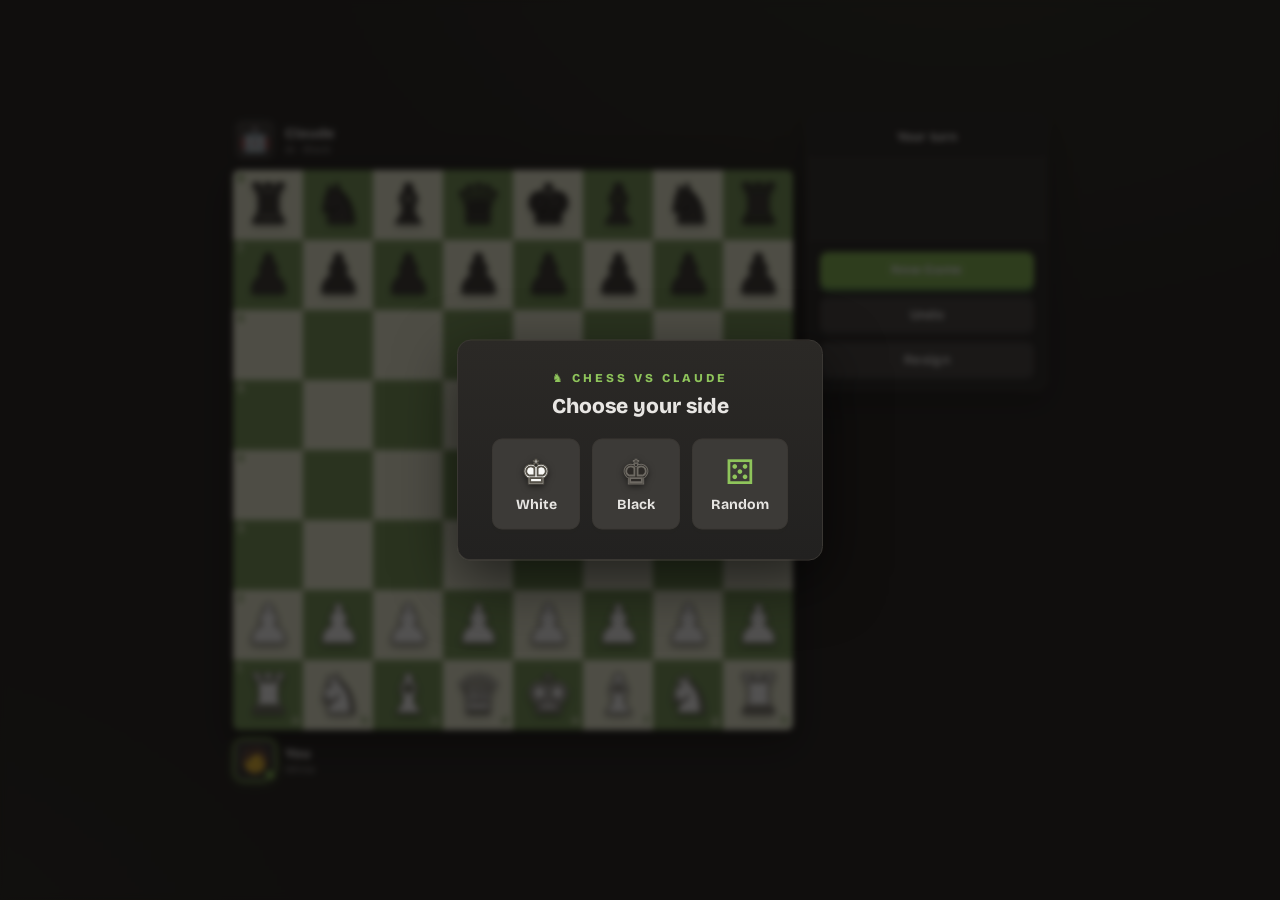
<file: index.html>
<!DOCTYPE html>
<html lang="en">
<head>
<meta charset="UTF-8">
<meta name="viewport" content="width=device-width, initial-scale=1.0, viewport-fit=cover">
<meta name="theme-color" content="#262421">
<meta name="apple-mobile-web-app-capable" content="yes">
<meta name="mobile-web-app-capable" content="yes">
<title>Chess vs Claude</title>
<link rel="preconnect" href="https://fonts.googleapis.com">
<link rel="preconnect" href="https://fonts.gstatic.com" crossorigin>
<link href="https://fonts.googleapis.com/css2?family=Bricolage+Grotesque:opsz,wght@12..96,400..800&display=swap" rel="stylesheet">
<style>
*{box-sizing:border-box;margin:0;padding:0;}
:root{
  --sq:70px;
  --bg:#1c1a17;--panel:#262522;--panel-2:#1f1e1b;--line:#3a3733;
  --txt:#e8e6e3;--mut:#94928f;
  --green:#81b64c;--green-edge:#45753c;--green-hi:#8fc55b;
  --lt:#ebecd0;--dk:#739552;--hl-lt:#f5f682;--hl-dk:#b9ca43;
}
body{
  background:
    radial-gradient(1100px 700px at 75% -10%,rgba(129,182,76,.08),transparent 60%),
    radial-gradient(900px 600px at -15% 110%,rgba(129,182,76,.05),transparent 60%),
    var(--bg);
  font-family:'Bricolage Grotesque','Segoe UI',system-ui,sans-serif;
  display:flex;justify-content:center;align-items:center;
  min-height:100vh;padding:20px;color:var(--mut);
  -webkit-tap-highlight-color:transparent;touch-action:manipulation;
}
#wrap{display:flex;gap:14px;align-items:flex-start;animation:rise .5s cubic-bezier(.2,.8,.3,1) both;}
@keyframes rise{from{opacity:0;transform:translateY(12px);}}

/* ─── Player panels ─── */
.pnl{padding:6px 2px;display:flex;align-items:center;gap:10px;width:calc(var(--sq)*8);}
.ava{width:40px;height:40px;border-radius:8px;display:flex;align-items:center;justify-content:center;font-size:24px;flex-shrink:0;
  background:linear-gradient(145deg,#3a3733,#2b2926);border:1px solid var(--line);
  box-shadow:0 2px 6px rgba(0,0,0,.35);position:relative;transition:box-shadow .25s;}
.ava::after{content:'';position:absolute;right:-3px;bottom:-3px;width:10px;height:10px;border-radius:50%;
  background:var(--green);border:2px solid var(--bg);opacity:0;transform:scale(.5);transition:opacity .2s,transform .2s;}
.pnl.act .ava{box-shadow:0 0 0 2px var(--green),0 2px 12px rgba(129,182,76,.35);}
.pnl.act .ava::after{opacity:1;transform:scale(1);}
.pname{font-size:14px;font-weight:700;color:var(--txt);letter-spacing:.2px;}
.psub{font-size:11px;color:var(--mut);margin-top:1px;}
.mat{margin-left:auto;font-size:18px;letter-spacing:1px;display:flex;align-items:center;gap:1px;}
.mat .pc{-webkit-text-stroke-width:.8px;filter:none;}
.mat-adv{font-size:11px;color:#cfcdc9;margin-left:4px;font-weight:800;}

/* ─── Board ─── */
#bwrap{display:flex;flex-direction:column;gap:4px;}
#board{display:grid;grid-template-columns:repeat(8,var(--sq));grid-template-rows:repeat(8,var(--sq));
  border-radius:6px;overflow:hidden;
  box-shadow:0 14px 40px rgba(0,0,0,.55),0 3px 10px rgba(0,0,0,.45);}
.sq{width:var(--sq);height:var(--sq);display:flex;align-items:center;justify-content:center;position:relative;cursor:pointer;user-select:none;-webkit-user-select:none;}
.sq.own{cursor:grab;}
.sq.lt{background:var(--lt);}.sq.dk{background:var(--dk);}
.sq.slt,.sq.mlt{background:var(--hl-lt);}
.sq.sdk,.sq.mdk{background:var(--hl-dk);}
.sq.ck::before{content:'';position:absolute;inset:0;z-index:1;
  background:radial-gradient(circle,rgba(255,70,70,.9) 12%,rgba(220,40,40,.5) 42%,transparent 68%);
  animation:ckpulse 1.1s ease-in-out infinite;}
@keyframes ckpulse{50%{opacity:.5;}}

/* ─── Pieces (filled glyphs both sides, colored via CSS = solid chess.com look) ─── */
.pc{display:block;font-size:calc(var(--sq)*0.78);line-height:1;position:relative;z-index:2;pointer-events:none;will-change:transform;}
.pc.pw{color:#f9f9f7;-webkit-text-stroke:1.3px #565249;filter:drop-shadow(0 3px 3px rgba(0,0,0,.4));}
.pc.pb{color:#322f2b;-webkit-text-stroke:1.3px #1b1916;filter:drop-shadow(0 3px 3px rgba(0,0,0,.35));}
.pc.ghost{position:absolute;left:50%;top:50%;z-index:1;animation:squish .28s ease-out forwards;}
@keyframes squish{
  from{transform:translate(-50%,-50%) scale(1);opacity:.9;}
  to{transform:translate(-50%,-50%) scale(.3);opacity:0;}
}
@keyframes drop{from{opacity:0;transform:translateY(calc(var(--sq)*-.25)) scale(.7);}}

/* ─── Move hints ─── */
.sq.vm::after{content:'';position:absolute;width:30%;height:30%;background:rgba(0,0,0,.16);border-radius:50%;z-index:3;pointer-events:none;transition:transform .12s,background .12s;}
.sq.vc::after{content:'';position:absolute;inset:0;background:radial-gradient(transparent 56%,rgba(0,0,0,.18) 57%);z-index:3;pointer-events:none;}
.co{position:absolute;font-size:calc(var(--sq)*0.17);font-weight:700;line-height:1;pointer-events:none;z-index:1;}
.co-r{top:3px;left:4px;}.co-f{bottom:3px;right:4px;}
.sq.lt .co{color:var(--dk);}.sq.dk .co{color:var(--lt);}

/* ─── Side panel ─── */
#side{width:240px;background:var(--panel);border:1px solid var(--line);border-radius:10px;display:flex;flex-direction:column;overflow:hidden;box-shadow:0 10px 30px rgba(0,0,0,.4);}
#sbar{padding:12px 14px;font-size:13px;font-weight:700;background:var(--panel-2);color:var(--txt);text-align:center;border-bottom:1px solid var(--line);min-height:44px;display:flex;align-items:center;justify-content:center;gap:8px;letter-spacing:.2px;}
#sbar.tk{color:#f0c75e;}#sbar.ck{color:#ff7b6b;}#sbar.go{color:var(--green-hi);font-size:14px;}
@keyframes spin{to{transform:rotate(360deg)}}
.spin{width:14px;height:14px;border:2px solid rgba(240,199,94,.25);border-top-color:#f0c75e;border-radius:50%;animation:spin .7s linear infinite;flex-shrink:0;}
#mwrap{flex:1;overflow-y:auto;padding:6px 0;min-height:80px;}
#mwrap::-webkit-scrollbar{width:4px;}#mwrap::-webkit-scrollbar-thumb{background:#4a4743;border-radius:2px;}
.mr{display:flex;align-items:stretch;font-size:13px;}
.mr:nth-child(even){background:rgba(255,255,255,.025);}
.mn{color:#6e6c69;width:30px;text-align:right;padding:3px 6px 3px 0;font-size:12px;flex-shrink:0;display:flex;align-items:center;justify-content:flex-end;}
.mh{padding:4px 8px;margin:1px 2px;border-radius:4px;cursor:default;transition:background .1s;flex:1;font-weight:600;}
.mh.mw{color:var(--txt);}.mh.mb{color:#b5b3af;}
.mh.cur{background:rgba(129,182,76,.22);color:#fff;}

/* ─── Buttons (chess.com 3D edge) ─── */
#btnrow{padding:12px;display:flex;flex-direction:column;gap:9px;border-top:1px solid var(--line);background:var(--panel-2);}
.btn{padding:10px;border:none;border-radius:8px;cursor:pointer;font-size:13px;font-weight:700;font-family:inherit;letter-spacing:.3px;width:100%;
  transition:filter .12s,transform .06s,box-shadow .06s;}
.btn-g{background:var(--green);color:#fff;box-shadow:0 4px 0 var(--green-edge);text-shadow:0 1px 0 rgba(0,0,0,.25);}
.btn-d{background:#3c3a37;color:var(--txt);box-shadow:0 4px 0 #232220;}
.btn:active{transform:translateY(3px);box-shadow:0 1px 0 rgba(0,0,0,.4);}

/* ─── Overlays / modals ─── */
#ov{display:none;position:fixed;inset:0;background:rgba(12,11,10,.7);backdrop-filter:blur(3px);-webkit-backdrop-filter:blur(3px);z-index:99;}
#pm{display:none;position:fixed;z-index:100;flex-direction:row;border-radius:10px;overflow:hidden;box-shadow:0 16px 50px rgba(0,0,0,.6);animation:pop .25s cubic-bezier(.2,.9,.3,1.3);}
.psq{width:var(--sq);height:var(--sq);display:flex;align-items:center;justify-content:center;cursor:pointer;font-size:calc(var(--sq)*0.78);transition:background .1s;}
.psq:nth-child(odd){background:var(--lt);}.psq:nth-child(even){background:var(--dk);}
.psq .pc{pointer-events:none;}
#menu{display:none;position:fixed;z-index:100;top:50%;left:50%;transform:translate(-50%,-50%);
  background:linear-gradient(180deg,#2b2926,#222120);border:1px solid var(--line);
  padding:30px 34px;border-radius:14px;box-shadow:0 20px 60px rgba(0,0,0,.6);text-align:center;
  animation:pop .35s cubic-bezier(.2,.9,.3,1.35);}
@keyframes pop{from{opacity:0;transform:translate(-50%,-50%) scale(.85);}}
#menu .brand{font-size:12px;font-weight:800;color:var(--green-hi);letter-spacing:3px;margin-bottom:8px;}
#menu h2{color:var(--txt);font-size:21px;margin-bottom:20px;font-weight:800;}
.mbtns{display:flex;gap:12px;}
.mbtns button{padding:16px 18px;border:1px solid var(--line);border-radius:10px;cursor:pointer;font-size:14px;font-weight:700;font-family:inherit;
  background:#3c3a37;color:var(--txt);box-shadow:0 4px 0 #232220;
  display:flex;flex-direction:column;align-items:center;gap:6px;min-width:88px;
  transition:background .15s,color .15s,transform .06s,box-shadow .06s;}
.mbtns button:active{transform:translateY(3px);box-shadow:0 1px 0 #232220;}
.mbtns button .ico{font-size:34px;line-height:1;}
.ico-w{color:#f9f9f7;-webkit-text-stroke:1px #57534a;filter:drop-shadow(0 2px 3px rgba(0,0,0,.5));}
.ico-b{color:#2d2a27;-webkit-text-stroke:1px #6e6a63;filter:drop-shadow(0 2px 3px rgba(0,0,0,.5));}
.ico-r{color:var(--green-hi);}

/* ─── Game-over card ─── */
#gover{display:none;position:fixed;inset:0;background:rgba(12,11,10,.72);backdrop-filter:blur(3px);-webkit-backdrop-filter:blur(3px);z-index:150;align-items:center;justify-content:center;}
#gocard{background:linear-gradient(180deg,#2b2926,#222120);border:1px solid var(--line);border-radius:16px;
  padding:30px 36px;text-align:center;box-shadow:0 20px 60px rgba(0,0,0,.6);max-width:90vw;
  animation:cardpop .4s cubic-bezier(.2,.9,.3,1.35);}
@keyframes cardpop{from{opacity:0;transform:scale(.8) translateY(14px);}}
#go-emoji{font-size:52px;line-height:1;animation:bob 1.6s ease-in-out infinite;}
@keyframes bob{50%{transform:translateY(-6px);}}
#go-title{color:var(--txt);font-size:24px;font-weight:800;margin:12px 0 4px;}
#go-sub{color:var(--mut);font-size:14px;margin-bottom:22px;}
.go-btns{display:flex;gap:10px;justify-content:center;}
.go-btns .btn{min-width:120px;width:auto;padding:10px 18px;}

/* ─── Troll toast ─── */
#toast{position:fixed;left:50%;top:50%;transform:translate(-50%,-50%) scale(.4);z-index:200;
  background:var(--panel-2);color:#ffd166;border:2px solid var(--green);border-radius:12px;
  padding:16px 24px;font-size:22px;font-weight:800;letter-spacing:.3px;text-align:center;
  max-width:80vw;box-shadow:0 8px 40px rgba(0,0,0,.6);pointer-events:none;opacity:0;}
#toast.show{animation:taunt 1.8s ease forwards;}
@keyframes taunt{
  0%{opacity:0;transform:translate(-50%,-50%) scale(.4) rotate(-9deg);}
  14%{opacity:1;transform:translate(-50%,-50%) scale(1.12) rotate(3deg);}
  26%{transform:translate(-50%,-50%) scale(1) rotate(-2deg);}
  75%{opacity:1;transform:translate(-50%,-50%) scale(1) rotate(0);}
  100%{opacity:0;transform:translate(-50%,-50%) scale(.92);}
}

/* Hover styles only where a real pointer exists (avoids sticky hover on touch) */
@media (hover:hover){
  .mh:hover{background:rgba(255,255,255,.1);}
  .btn-g:hover{filter:brightness(1.08);}
  .btn-d:hover{background:#46443f;}
  .sq.vm:hover::after{transform:scale(1.35);background:rgba(0,0,0,.22);}
  .psq:hover{background:var(--hl-lt)!important;}
  .psq:hover .pc{transform:scale(1.12);}
  .mbtns button:hover{background:var(--green);color:#fff;border-color:var(--green-edge);box-shadow:0 4px 0 var(--green-edge);}
}

/* ─── Mobile / small-screen adaptation ─── */
@media (max-width:860px){
  :root{--sq:min(70px, calc((100vw - 16px)/8), calc((100vh - 190px)/8));}
  body{padding:8px;align-items:flex-start;}
  #wrap{flex-direction:column;align-items:center;gap:8px;width:100%;}
  #side{width:calc(var(--sq)*8);}
  #mwrap{max-height:18vh;min-height:48px;}
  #btnrow{flex-direction:row;}
}
@media (max-width:380px){
  #menu{padding:20px 18px;}
  .mbtns{gap:8px;}
  .mbtns button{min-width:0;flex:1;padding:12px 8px;font-size:13px;}
  .mbtns button .ico{font-size:28px;}
  #gocard{padding:22px 20px;}
}
</style>
</head>
<body>
<div id="wrap">
  <div id="bwrap">
    <div class="pnl" id="pnl-ai">
      <div class="ava">🤖</div>
      <div><div class="pname">Claude</div><div class="psub" id="sub-ai">AI · Black</div></div>
      <div class="mat" id="mat-b"></div>
    </div>
    <div id="board"></div>
    <div class="pnl" id="pnl-h">
      <div class="ava">🧑</div>
      <div><div class="pname">You</div><div class="psub" id="sub-human">White</div></div>
      <div class="mat" id="mat-w"></div>
    </div>
  </div>
  <div id="side">
    <div id="sbar">Your turn</div>
    <div id="mwrap"><div id="ml"></div></div>
    <div id="btnrow">
      <button class="btn btn-g" onclick="newGame()">New Game</button>
      <button class="btn btn-d" onclick="taunt()">Undo</button>
      <button class="btn btn-d" onclick="resign()">Resign</button>
    </div>
  </div>
</div>
<div id="ov"></div>
<div id="pm"></div>
<div id="toast"></div>
<div id="menu">
  <div class="brand">♞ CHESS VS CLAUDE</div>
  <h2>Choose your side</h2>
  <div class="mbtns">
    <button onclick="startGame('white')"><span class="ico ico-w">&#9818;&#xFE0E;</span>White</button>
    <button onclick="startGame('black')"><span class="ico ico-b">&#9818;&#xFE0E;</span>Black</button>
    <button onclick="startGame('random')"><span class="ico ico-r">⚄</span>Random</button>
  </div>
</div>
<div id="gover">
  <div id="gocard">
    <div id="go-emoji">🏆</div>
    <div id="go-title">You Won!</div>
    <div id="go-sub">by checkmate</div>
    <div class="go-btns">
      <button class="btn btn-g" onclick="rematch()">Rematch</button>
      <button class="btn btn-d" onclick="closeGo();showMenu()">New Game</button>
    </div>
  </div>
</div>

<!-- ═══ ENGINE (pure, DOM-free — also stringified into the search Web Worker) ═══ -->
<script id="engine">
'use strict';
// ─── Symbols / Values ─────────────────────────────────────────────────────
const SYM={K:'♔',Q:'♕',R:'♖',B:'♗',N:'♘',P:'♙',k:'♚',q:'♛',r:'♜',b:'♝',n:'♞',p:'♟'};
const VAL={p:100,n:320,b:330,r:500,q:900,k:20000};
const FILES='abcdefgh',RANKS='87654321';
const MATE=30000,INF=1e9;

// ─── Piece-Square Tables (white view, row0=rank8) ─────────────────────────
const PT={
  p:[[0,0,0,0,0,0,0,0],[50,50,50,50,50,50,50,50],[10,10,20,30,30,20,10,10],
     [5,5,10,25,25,10,5,5],[0,0,0,20,20,0,0,0],[5,-5,-10,0,0,-10,-5,5],
     [5,10,10,-20,-20,10,10,5],[0,0,0,0,0,0,0,0]],
  n:[[-50,-40,-30,-30,-30,-30,-40,-50],[-40,-20,0,0,0,0,-20,-40],
     [-30,0,10,15,15,10,0,-30],[-30,5,15,20,20,15,5,-30],
     [-30,0,15,20,20,15,0,-30],[-30,5,10,15,15,10,5,-30],
     [-40,-20,0,5,5,0,-20,-40],[-50,-40,-30,-30,-30,-30,-40,-50]],
  b:[[-20,-10,-10,-10,-10,-10,-10,-20],[-10,0,0,0,0,0,0,-10],
     [-10,0,5,10,10,5,0,-10],[-10,5,5,10,10,5,5,-10],
     [-10,0,10,10,10,10,0,-10],[-10,10,10,10,10,10,10,-10],
     [-10,5,0,0,0,0,5,-10],[-20,-10,-10,-10,-10,-10,-10,-20]],
  r:[[0,0,0,0,0,0,0,0],[5,10,10,10,10,10,10,5],[-5,0,0,0,0,0,0,-5],
     [-5,0,0,0,0,0,0,-5],[-5,0,0,0,0,0,0,-5],[-5,0,0,0,0,0,0,-5],
     [-5,0,0,0,0,0,0,-5],[0,0,0,5,5,0,0,0]],
  q:[[-20,-10,-10,-5,-5,-10,-10,-20],[-10,0,0,0,0,0,0,-10],
     [-10,0,5,5,5,5,0,-10],[-5,0,5,5,5,5,0,-5],
     [0,0,5,5,5,5,0,-5],[-10,5,5,5,5,5,0,-10],
     [-10,0,5,0,0,0,0,-10],[-20,-10,-10,-5,-5,-10,-10,-20]],
  k:[[-30,-40,-40,-50,-50,-40,-40,-30],[-30,-40,-40,-50,-50,-40,-40,-30],
     [-30,-40,-40,-50,-50,-40,-40,-30],[-30,-40,-40,-50,-50,-40,-40,-30],
     [-20,-30,-30,-40,-40,-30,-30,-20],[-10,-20,-20,-20,-20,-20,-20,-10],
     [20,20,0,0,0,0,20,20],[20,30,10,0,0,10,30,20]]
};
// King endgame: centralize
const KE=[[-50,-40,-30,-20,-20,-30,-40,-50],[-30,-20,-10,0,0,-10,-20,-30],
  [-30,-10,20,30,30,20,-10,-30],[-30,-10,30,40,40,30,-10,-30],
  [-30,-10,30,40,40,30,-10,-30],[-30,-10,20,30,30,20,-10,-30],
  [-30,-30,0,0,0,0,-30,-30],[-50,-30,-30,-30,-30,-30,-30,-50]];

// ─── Zobrist Hashing ──────────────────────────────────────────────────────
const ZK=(()=>{
  let s=2463534242;
  const x=()=>{s^=s<<13;s^=s>>>17;s^=s<<5;return s>>>0;};
  const p={};
  for(const c of 'KQRBNPkqrbnp'){p[c]=[];for(let i=0;i<64;i++)p[c].push(x());}
  return{p,turn:x(),wK:x(),wQ:x(),bK:x(),bQ:x(),ep:Array.from({length:8},()=>x())};
})();
function zHash(b,color,ep,cr){
  let h=0;
  for(let r=0;r<8;r++)for(let c=0;c<8;c++){const p=b[r][c];if(p)h^=ZK.p[p][r*8+c];}
  if(color==='black')h^=ZK.turn;
  if(cr.wK)h^=ZK.wK;if(cr.wQ)h^=ZK.wQ;if(cr.bK)h^=ZK.bK;if(cr.bQ)h^=ZK.bQ;
  if(ep)h^=ZK.ep[ep[1]];
  return h>>>0;
}

// ─── Transposition Table ──────────────────────────────────────────────────
const TT_SZ=1<<18,TT_MK=TT_SZ-1;
const TT=new Array(TT_SZ).fill(null);
// flags: 0=EXACT  1=LOWER(beta cutoff)  2=UPPER(all-node)

// ─── Search scratch (reset each search) ───────────────────────────────────
let g_nodes=0,g_deadline=0,g_killers=[],g_hist=new Int32Array(4096);

// ─── Helpers ─────────────────────────────────────────────────────────────
const isW=p=>p&&p===p.toUpperCase();
const colr=p=>isW(p)?'white':'black';
const opp=c=>c==='white'?'black':'white';
const inB=(r,c)=>r>=0&&r<8&&c>=0&&c<8;

// ─── Move Generation ──────────────────────────────────────────────────────
function pseudo(b,r,c,ep,cr){
  const p=b[r][c];if(!p)return[];
  const moves=[],w=isW(p),t=p.toLowerCase();
  const push=(tr,tc,sp)=>{
    if(!inB(tr,tc))return false;const tgt=b[tr][tc];
    if(tgt&&colr(tgt)===colr(p))return false;
    moves.push({from:[r,c],to:[tr,tc],sp:sp||null});return!tgt;
  };
  const slide=dirs=>{for(const[dr,dc]of dirs){let rr=r+dr,cc=c+dc;while(inB(rr,cc)){if(!push(rr,cc))break;rr+=dr;cc+=dc;}}};
  if(t==='p'){
    const dir=w?-1:1,sr=w?6:1,pr=w?0:7;
    if(inB(r+dir,c)&&!b[r+dir][c]){
      moves.push({from:[r,c],to:[r+dir,c],sp:r+dir===pr?'promo':null});
      if(r===sr&&!b[r+2*dir][c])moves.push({from:[r,c],to:[r+2*dir,c],sp:'dp'});
    }
    for(const dc of[-1,1]){
      const nr=r+dir,nc=c+dc;if(!inB(nr,nc))continue;
      if(b[nr][nc]&&colr(b[nr][nc])!==colr(p))moves.push({from:[r,c],to:[nr,nc],sp:nr===pr?'promo':null});
      if(ep&&nr===ep[0]&&nc===ep[1])moves.push({from:[r,c],to:[nr,nc],sp:'ep'});
    }
  }else if(t==='n'){for(const[dr,dc]of[[-2,-1],[-2,1],[-1,-2],[-1,2],[1,-2],[1,2],[2,-1],[2,1]])push(r+dr,c+dc);}
  else if(t==='b')slide([[-1,-1],[-1,1],[1,-1],[1,1]]);
  else if(t==='r')slide([[-1,0],[1,0],[0,-1],[0,1]]);
  else if(t==='q')slide([[-1,-1],[-1,0],[-1,1],[0,-1],[0,1],[1,-1],[1,0],[1,1]]);
  else if(t==='k'){
    for(const[dr,dc]of[[-1,-1],[-1,0],[-1,1],[0,-1],[0,1],[1,-1],[1,0],[1,1]])push(r+dr,c+dc);
    const kc=opp(colr(p)),safe=sq=>!atk(b,sq[0],sq[1],kc);
    if(w){
      if(cr.wK&&!b[7][5]&&!b[7][6]&&safe([7,4])&&safe([7,5])&&safe([7,6]))moves.push({from:[r,c],to:[7,6],sp:'cks'});
      if(cr.wQ&&!b[7][3]&&!b[7][2]&&!b[7][1]&&safe([7,4])&&safe([7,3])&&safe([7,2]))moves.push({from:[r,c],to:[7,2],sp:'cqs'});
    }else{
      if(cr.bK&&!b[0][5]&&!b[0][6]&&safe([0,4])&&safe([0,5])&&safe([0,6]))moves.push({from:[r,c],to:[0,6],sp:'cks'});
      if(cr.bQ&&!b[0][3]&&!b[0][2]&&!b[0][1]&&safe([0,4])&&safe([0,3])&&safe([0,2]))moves.push({from:[r,c],to:[0,2],sp:'cqs'});
    }
  }
  return moves;
}
function atk(b,r,c,byColor){
  for(let rr=0;rr<8;rr++)for(let cc=0;cc<8;cc++){
    const p=b[rr][cc];if(!p||colr(p)!==byColor)continue;
    const t=p.toLowerCase(),w=isW(p);
    if(t==='p'){const d=w?-1:1;if(rr+d===r&&(cc-1===c||cc+1===c))return true;}
    else if(t==='n'){for(const[dr,dc]of[[-2,-1],[-2,1],[-1,-2],[-1,2],[1,-2],[1,2],[2,-1],[2,1]])if(rr+dr===r&&cc+dc===c)return true;}
    else if(t==='k'){if(Math.abs(rr-r)<=1&&Math.abs(cc-c)<=1)return true;}
    if(t==='b'||t==='q')for(const[dr,dc]of[[-1,-1],[-1,1],[1,-1],[1,1]]){let x=rr+dr,y=cc+dc;while(inB(x,y)){if(x===r&&y===c)return true;if(b[x][y])break;x+=dr;y+=dc;}}
    if(t==='r'||t==='q')for(const[dr,dc]of[[-1,0],[1,0],[0,-1],[0,1]]){let x=rr+dr,y=cc+dc;while(inB(x,y)){if(x===r&&y===c)return true;if(b[x][y])break;x+=dr;y+=dc;}}
  }
  return false;
}
function findK(b,color){const k=color==='white'?'K':'k';for(let r=0;r<8;r++)for(let c=0;c<8;c++)if(b[r][c]===k)return[r,c];return null;}
function inChk(b,color){const k=findK(b,color);return k?atk(b,k[0],k[1],opp(color)):false;}
function applyMv(b,mv,promo){
  const nb=b.map(r=>[...r]);
  const[fr,fc]=mv.from,[tr,tc]=mv.to,p=nb[fr][fc];
  nb[tr][tc]=p;nb[fr][fc]=null;
  if(mv.sp==='ep'){const cr2=isW(p)?tr+1:tr-1;nb[cr2][tc]=null;}
  else if(mv.sp==='cks'){if(isW(p)){nb[7][5]='R';nb[7][7]=null;}else{nb[0][5]='r';nb[0][7]=null;}}
  else if(mv.sp==='cqs'){if(isW(p)){nb[7][3]='R';nb[7][0]=null;}else{nb[0][3]='r';nb[0][0]=null;}}
  else if(mv.sp==='promo'){const pt=promo||'q';nb[tr][tc]=isW(p)?pt.toUpperCase():pt.toLowerCase();}
  return nb;
}
function legal(b,color,ep,cr){
  const out=[];
  for(let r=0;r<8;r++)for(let c=0;c<8;c++){
    const p=b[r][c];if(!p||colr(p)!==color)continue;
    for(const mv of pseudo(b,r,c,ep,cr))if(!inChk(applyMv(b,mv,'q'),color))out.push(mv);
  }
  return out;
}
function updCR(cr,p,from){
  const n={...cr};
  if(p==='K'){n.wK=false;n.wQ=false;}if(p==='k'){n.bK=false;n.bQ=false;}
  if(p==='R'&&from[0]===7&&from[1]===7)n.wK=false;if(p==='R'&&from[0]===7&&from[1]===0)n.wQ=false;
  if(p==='r'&&from[0]===0&&from[1]===7)n.bK=false;if(p==='r'&&from[0]===0&&from[1]===0)n.bQ=false;
  return n;
}

// ─── Algebraic Notation ───────────────────────────────────────────────────
function toAlg(b,mv,all,promo){
  const[fr,fc]=mv.from,[tr,tc]=mv.to,p=b[fr][fc];if(!p)return'?';
  if(mv.sp==='cks')return'O-O';if(mv.sp==='cqs')return'O-O-O';
  const t=p.toLowerCase(),sq=FILES[tc]+RANKS[tr],cap=!!(b[tr][tc])||mv.sp==='ep';
  if(t==='p'){let n=cap?(FILES[fc]+'x'+sq):sq;if(mv.sp==='promo')n+='='+(promo||'q').toUpperCase();return n;}
  const amb=all.filter(m=>{if(m.from[0]===fr&&m.from[1]===fc)return false;const q=b[m.from[0]][m.from[1]];return q&&q.toLowerCase()===t&&m.to[0]===tr&&m.to[1]===tc;});
  let dis='';
  if(amb.length>0){if(!amb.some(m=>m.from[1]===fc))dis=FILES[fc];else if(!amb.some(m=>m.from[0]===fr))dis=RANKS[fr];else dis=FILES[fc]+RANKS[fr];}
  return t.toUpperCase()+dis+(cap?'x':'')+sq;
}

// ─── Evaluation ───────────────────────────────────────────────────────────
function evalAbs(b){
  let s=0,wmat=0,bmat=0;
  for(let r=0;r<8;r++)for(let c=0;c<8;c++){
    const p=b[r][c];if(!p)continue;const t=p.toLowerCase();
    if(t!=='k'&&t!=='p'){if(isW(p))wmat+=VAL[t];else bmat+=VAL[t];}
  }
  const eg=wmat+bmat<1400; // endgame detection
  for(let r=0;r<8;r++)for(let c=0;c<8;c++){
    const p=b[r][c];if(!p)continue;
    const t=p.toLowerCase(),w=isW(p),pr=w?r:7-r;
    const tbl=t==='k'?(eg?KE:PT.k):PT[t];
    s+=(w?1:-1)*(VAL[t]+(tbl?tbl[pr][c]:0));
  }
  // Doubled + isolated pawns
  for(let c=0;c<8;c++){
    let wp=0,bp=0;
    for(let r=0;r<8;r++){if(b[r][c]==='P')wp++;if(b[r][c]==='p')bp++;}
    if(wp>1)s-=20*(wp-1);if(bp>1)s+=20*(bp-1);
    // Isolated
    const lw=c>0&&b.some(r=>r[c-1]==='P'),rw=c<7&&b.some(r=>r[c+1]==='P');
    const lb=c>0&&b.some(r=>r[c-1]==='p'),rb=c<7&&b.some(r=>r[c+1]==='p');
    if(wp>0&&!lw&&!rw)s-=15;if(bp>0&&!lb&&!rb)s+=15;
  }
  // Passed pawns
  for(let r=0;r<8;r++)for(let c=0;c<8;c++){
    if(b[r][c]==='P'){
      let ok=true;for(let rr=r-1;rr>=0&&ok;rr--)for(let cc=Math.max(0,c-1);cc<=Math.min(7,c+1)&&ok;cc++)if(b[rr][cc]==='p')ok=false;
      if(ok)s+=[0,0,5,10,20,40,70,0][r];
    }else if(b[r][c]==='p'){
      let ok=true;for(let rr=r+1;rr<8&&ok;rr++)for(let cc=Math.max(0,c-1);cc<=Math.min(7,c+1)&&ok;cc++)if(b[rr][cc]==='P')ok=false;
      if(ok)s-=[0,70,40,20,10,5,0,0][r];
    }
  }
  // Bishop pair
  if(b.flat().filter(p=>p==='B').length>=2)s+=30;
  if(b.flat().filter(p=>p==='b').length>=2)s-=30;
  // Rooks on open files
  for(let c=0;c<8;c++){
    let wP=false,bP=false;
    for(let r=0;r<8;r++){if(b[r][c]==='P')wP=true;if(b[r][c]==='p')bP=true;}
    for(let r=0;r<8;r++){
      if(b[r][c]==='R'){if(!wP&&!bP)s+=25;else if(!wP)s+=10;}
      if(b[r][c]==='r'){if(!wP&&!bP)s-=25;else if(!bP)s-=10;}
    }
  }
  // King safety (middlegame only)
  if(!eg){
    const wk=findK(b,'white'),bk=findK(b,'black');
    if(wk){const[kr,kc]=wk;for(let dc=-1;dc<=1;dc++){const nc=kc+dc;if(nc>=0&&nc<8){if(b[kr-1]&&b[kr-1][nc]==='P')s+=12;else s-=18;}}}
    if(bk){const[kr,kc]=bk;for(let dc=-1;dc<=1;dc++){const nc=kc+dc;if(nc>=0&&nc<8){if(b[kr+1]&&b[kr+1][nc]==='p')s-=12;else s+=18;}}}
  }
  return s;
}
const evalRel=(b,color)=>{const s=evalAbs(b);return color==='white'?s:-s;};

// ─── Move Sorting: TT > captures(MVV-LVA) > promo/ep > killers > history ───
const NOKILL=[null,null];
function sameMv(m,n){return n&&m.from[0]===n.from[0]&&m.from[1]===n.from[1]&&m.to[0]===n.to[0]&&m.to[1]===n.to[1];}
function sortMoves(b,moves,ttMove,ply){
  const k=g_killers[ply]||NOKILL;
  const sc=mv=>{
    if(sameMv(mv,ttMove))return 2e6;
    const cap=b[mv.to[0]][mv.to[1]];
    if(cap){const cv=VAL[cap.toLowerCase()]||0,av=VAL[b[mv.from[0]][mv.from[1]].toLowerCase()]||0;return 1e6+cv*16-av;}
    if(mv.sp==='promo')return 9e5;
    if(mv.sp==='ep')return 1e6;
    if(sameMv(mv,k[0]))return 8e5;
    if(sameMv(mv,k[1]))return 7e5;
    if(mv.sp==='cks'||mv.sp==='cqs')return 6e5;
    return g_hist[(mv.from[0]*8+mv.from[1])*64+(mv.to[0]*8+mv.to[1])];
  };
  moves.sort((a,b2)=>sc(b2)-sc(a));
}
function addKiller(ply,mv){
  const k=g_killers[ply]||(g_killers[ply]=[null,null]);
  if(sameMv(mv,k[0]))return;
  k[1]=k[0];k[0]=mv;
}

// ─── Quiescence Search (negamax form) ────────────────────────────────────
function quiesce(b,alpha,beta,color,ep,cr,ply){
  if((++g_nodes&1023)===0&&performance.now()>g_deadline)throw 'T';
  const stand=evalRel(b,color);
  if(stand>=beta)return stand;
  if(stand>alpha)alpha=stand;
  const caps=legal(b,color,ep,cr).filter(m=>b[m.to[0]][m.to[1]]||m.sp==='ep'||m.sp==='promo');
  sortMoves(b,caps,null,ply);
  for(const mv of caps){
    const cap=b[mv.to[0]][mv.to[1]];
    if(cap&&stand+(VAL[cap.toLowerCase()]||0)+200<alpha)continue; // delta pruning
    const nb=applyMv(b,mv,'q');
    const nep=mv.sp==='dp'?[(mv.from[0]+mv.to[0])/2,mv.to[1]]:null;
    const s=-quiesce(nb,-beta,-alpha,opp(color),nep,updCR(cr,b[mv.from[0]][mv.from[1]],mv.from),ply+1);
    if(s>=beta)return s;if(s>alpha)alpha=s;
  }
  return alpha;
}

// ─── Negamax + TT + Null Move + PVS + LMR + Check Extensions ─────────────
function hasMajors(b,color){
  for(let r=0;r<8;r++)for(let c=0;c<8;c++){const p=b[r][c];if(!p||colr(p)!==color)continue;const t=p.toLowerCase();if(t==='n'||t==='b'||t==='r'||t==='q')return true;}
  return false;
}
function negamax(b,depth,alpha,beta,color,ep,cr,ply){
  if((++g_nodes&1023)===0&&performance.now()>g_deadline)throw 'T';
  const h=zHash(b,color,ep,cr);
  let ttMove=null;
  const tte=TT[h&TT_MK];
  if(tte&&tte.h===h){
    ttMove=tte.move;
    if(tte.depth>=depth){
      if(tte.flag===0)return tte.score;
      if(tte.flag===1){if(tte.score>=beta)return tte.score;}
      else{if(tte.score<=alpha)return tte.score;}
    }
  }
  const inCk=inChk(b,color);
  const moves=legal(b,color,ep,cr);
  if(!moves.length)return inCk?-(MATE-ply):0;
  if(depth<=0)return quiesce(b,alpha,beta,color,ep,cr,ply);
  // Null move pruning (skip in check / zugzwang-prone positions)
  if(depth>=3&&!inCk&&hasMajors(b,color)){
    const R=depth>=5?3:2;
    const ns=-negamax(b,depth-1-R,-beta,-beta+1,opp(color),null,cr,ply+1);
    if(ns>=beta)return beta;
  }
  sortMoves(b,moves,ttMove,ply);
  let best=-INF,bMove=null,origA=alpha,mc=0;
  for(const mv of moves){
    const isCap=!!b[mv.to[0]][mv.to[1]]||mv.sp==='ep';
    const nb=applyMv(b,mv,'q');
    const nep=mv.sp==='dp'?[(mv.from[0]+mv.to[0])/2,mv.to[1]]:null;
    const ncr=updCR(cr,b[mv.from[0]][mv.from[1]],mv.from);
    const oc=opp(color);
    const ext=inChk(nb,oc)?1:0;            // check extension
    const d=depth-1+ext;
    let reduce=0;                          // late move reduction
    if(mc>=4&&depth>=3&&!isCap&&!mv.sp&&!ext&&!inCk)reduce=1;
    let s;
    if(mc===0){
      s=-negamax(nb,d,-beta,-alpha,oc,nep,ncr,ply+1);
    }else{
      s=-negamax(nb,d-reduce,-alpha-1,-alpha,oc,nep,ncr,ply+1); // PVS null window
      if(s>alpha&&(reduce>0||s<beta))
        s=-negamax(nb,d,-beta,-alpha,oc,nep,ncr,ply+1);          // re-search full
    }
    mc++;
    if(s>best){best=s;bMove=mv;}
    if(s>alpha)alpha=s;
    if(alpha>=beta){
      if(!isCap&&!mv.sp){addKiller(ply,mv);g_hist[(mv.from[0]*8+mv.from[1])*64+(mv.to[0]*8+mv.to[1])]+=depth*depth;}
      break;
    }
  }
  const flag=best<=origA?2:(best>=beta?1:0);
  const old=TT[h&TT_MK];
  if(!old||old.depth<=depth)TT[h&TT_MK]={h,depth,score:best,flag,move:bMove};
  return best;
}

// ─── Root search at a fixed depth (PVS) ───────────────────────────────────
function searchRoot(b,ep,cr,color,depth,alpha,beta,prev){
  const moves=legal(b,color,ep,cr);
  sortMoves(b,moves,prev,0);
  let best=-INF,bMove=moves[0],mc=0;
  for(const mv of moves){
    const nb=applyMv(b,mv,'q');
    const nep=mv.sp==='dp'?[(mv.from[0]+mv.to[0])/2,mv.to[1]]:null;
    const ncr=updCR(cr,b[mv.from[0]][mv.from[1]],mv.from);
    const oc=opp(color);
    const ext=inChk(nb,oc)?1:0;
    let s;
    if(mc===0)s=-negamax(nb,depth-1+ext,-beta,-alpha,oc,nep,ncr,1);
    else{
      s=-negamax(nb,depth-1+ext,-alpha-1,-alpha,oc,nep,ncr,1);
      if(s>alpha&&s<beta)s=-negamax(nb,depth-1+ext,-beta,-alpha,oc,nep,ncr,1);
    }
    mc++;
    if(s>best){best=s;bMove=mv;}
    if(s>alpha)alpha=s;
    if(alpha>=beta)break;
  }
  return[best,bMove];
}

// ─── Dynamic time allocation: how long is THIS position worth thinking? ────
// Returns a soft budget (ms) as a fraction of the hard cap, from static
// features. Sharp/forcing/complex positions earn more time; quiet ones less.
function allocTime(b,color,moves,maxMs){
  let f=0.35;                                              // base
  if(inChk(b,color))f+=0.45;                               // in check: urgent
  const caps=moves.filter(m=>b[m.to[0]][m.to[1]]||m.sp==='ep'||m.sp==='promo').length;
  f+=0.20*Math.min(1,caps/4);                              // tactical chances
  let pieces=0;for(let r=0;r<8;r++)for(let c=0;c<8;c++)if(b[r][c])pieces++;
  f+=0.15*Math.min(1,pieces/26);                           // board complexity
  f+=0.10*Math.min(1,moves.length/35);                     // breadth of choice
  return Math.max(maxMs*0.12,Math.min(maxMs,maxMs*f));
}

// ─── Time-bounded Iterative Deepening + Aspiration Windows ────────────────
// maxMs is the HARD cap; the AI stops sooner once it's confident or the
// position's soft budget (allocTime) is spent.
function searchTimed(b,ep,cr,color,maxMs){
  const start=performance.now();
  g_deadline=start+maxMs;g_nodes=0;
  g_killers=[];g_hist=new Int32Array(4096);
  const rootMoves=legal(b,color,ep,cr);
  if(!rootMoves.length)return null;
  if(rootMoves.length===1)return{move:rootMoves[0],score:0,time:0,depth:0}; // forced
  const soft=allocTime(b,color,rootMoves,maxMs);
  let best=rootMoves[0],bestScore=0,prev=null,lastBest=null,stable=0,reached=0;
  for(let d=1;d<=64;d++){
    let alpha=-INF,beta=INF;
    if(d>=4){alpha=bestScore-50;beta=bestScore+50;}
    let res;
    try{
      while(true){
        res=searchRoot(b,ep,cr,color,d,alpha,beta,prev);
        if(res[0]<=alpha&&alpha>-INF){alpha=-INF;continue;} // fail low: widen
        if(res[0]>=beta&&beta<INF){beta=INF;continue;}       // fail high: widen
        break;
      }
    }catch(err){if(err==='T')break;throw err;}               // out of time: keep last depth
    best=res[1];bestScore=res[0];prev=best;reached=d;
    stable=lastBest&&sameMv(best,lastBest)?stable+1:0;       // PV stability
    lastBest=best;
    if(Math.abs(bestScore)>MATE-1000)break;                  // forced mate found
    const elapsed=performance.now()-start;
    if(elapsed>=soft)break;                                  // soft budget spent
    if(d>=6&&stable>=3&&elapsed>=soft*0.4)break;             // confident & stable
    if(elapsed*3>=maxMs)break;                               // next depth won't finish
  }
  return{move:best,score:bestScore,time:Math.round(performance.now()-start),depth:reached};
}
</script>

<!-- ═══ UI / interaction / Web Worker driver (uses engine globals) ═══ -->
<script>
'use strict';
const TIME_LIMIT=4000;            // ms the AI is allowed to think
let board,turn,sel,validMoves,gameOver,isThinking,castling,ep,history,capW,capB,lastMove;
let humanColor='white',aiColor='black',flipped=false;
let worker=null,lastThink='';
const cap1=s=>s[0].toUpperCase()+s.slice(1);

// ─── Display glyphs: filled symbols for BOTH sides (CSS colors them) so
//     pieces look solid like chess.com; ︎ forces text (non-emoji) form ──
const GL={k:'♚',q:'♛',r:'♜',b:'♝',n:'♞',p:'♟'};
const glyph=p=>GL[p.toLowerCase()]+'\uFE0E';

// ─── Move animation (FLIP: render new state, slide piece back-to-front) ───
function sqEl(r,c){const i=flipped?(7-r)*8+(7-c):r*8+c;return document.getElementById('board').children[i];}
function flipAnim(from,to){
  const fEl=sqEl(from[0],from[1]),tEl=sqEl(to[0],to[1]);if(!fEl||!tEl)return;
  const pc=tEl.querySelector('.pc');if(!pc)return;
  const fr=fEl.getBoundingClientRect(),tr=tEl.getBoundingClientRect();
  const dx=fr.left-tr.left,dy=fr.top-tr.top;if(!dx&&!dy)return;
  pc.style.transition='none';pc.style.transform=`translate(${dx}px,${dy}px)`;pc.style.zIndex='20';
  requestAnimationFrame(()=>requestAnimationFrame(()=>{
    pc.style.transition='transform 180ms cubic-bezier(.25,.9,.35,1)';
    pc.style.transform='';
    pc.addEventListener('transitionend',()=>{pc.style.transition='';pc.style.zIndex='';},{once:true});
  }));
}
function animateMove(mv){
  flipAnim(mv.from,mv.to);
  if(mv.sp==='cks')flipAnim([mv.from[0],7],[mv.from[0],5]);
  if(mv.sp==='cqs')flipAnim([mv.from[0],0],[mv.from[0],3]);
}
function ghostCapture(r,c,p){
  const el=sqEl(r,c);if(!el)return;
  const g=document.createElement('span');
  g.className='pc ghost '+(isW(p)?'pw':'pb');g.textContent=glyph(p);
  el.appendChild(g);setTimeout(()=>g.remove(),320);
}

// ─── Tiny synthesized sounds (WebAudio, no asset files) ───────────────────
let actx=null;
function sfx(kind){
  try{
    const AC=window.AudioContext||window.webkitAudioContext;if(!AC)return;
    actx=actx||new AC();if(actx.state==='suspended')actx.resume();
    const t0=actx.currentTime;
    const tone=(f0,f1,at,dur,vol,type)=>{
      const o=actx.createOscillator(),g=actx.createGain();
      o.type=type;o.frequency.setValueAtTime(f0,at);
      if(f1)o.frequency.exponentialRampToValueAtTime(f1,at+dur);
      g.gain.setValueAtTime(vol,at);g.gain.exponentialRampToValueAtTime(.0001,at+dur);
      o.connect(g);g.connect(actx.destination);o.start(at);o.stop(at+dur+.02);
    };
    if(kind==='move')tone(480,170,t0,.09,.22,'triangle');
    else if(kind==='cap'){tone(330,130,t0,.09,.26,'triangle');tone(140,70,t0,.13,.22,'sine');}
    else if(kind==='check')tone(620,840,t0,.14,.16,'sine');
    else if(kind==='end'){tone(440,0,t0,.13,.16,'sine');tone(554,0,t0+.13,.13,.16,'sine');tone(659,0,t0+.26,.3,.16,'sine');}
  }catch(e){}
}

// ─── Active-player glow on the panels ─────────────────────────────────────
function glow(){
  document.getElementById('pnl-ai').classList.toggle('act',!gameOver&&turn===aiColor);
  document.getElementById('pnl-h').classList.toggle('act',!gameOver&&turn===humanColor);
}

// ─── Search Web Worker (built from the engine <script> text) ───────────────
function makeWorker(){
  if(worker){worker.terminate();worker=null;}
  try{
    const src=document.getElementById('engine').textContent+
      ';self.onmessage=function(e){var d=e.data;var res=searchTimed(d.board,d.ep,d.cr,d.color,d.timeLimit);self.postMessage(res);};';
    const url=URL.createObjectURL(new Blob([src],{type:'application/javascript'}));
    worker=new Worker(url);
    worker.onmessage=e=>onAIResult(e.data);
  }catch(err){worker=null;} // fall back to main-thread search below
}
function doAI(){
  if(worker){worker.postMessage({board,ep,cr:castling,color:aiColor,timeLimit:TIME_LIMIT});}
  else setTimeout(()=>onAIResult(searchTimed(board,ep,castling,aiColor,TIME_LIMIT)),20);
}
function onAIResult(res){
  if(gameOver||!res||!res.move){isThinking=false;return;}
  lastThink=res.time!=null?` · Claude: ${(res.time/1000).toFixed(1)}s, d${res.depth}`:'';
  // Small delay lets the human's piece animation finish before Claude replies
  setTimeout(()=>{isThinking=false;execMove(res.move,res.move.sp==='promo'?'q':null);},230);
}

// ─── Rendering ────────────────────────────────────────────────────────────
function render(reveal){
  const el=document.getElementById('board');el.innerHTML='';
  const ck=inChk(board,turn)?findK(board,turn):null;
  const sm=sel?validMoves.filter(m=>m.from[0]===sel[0]&&m.from[1]===sel[1]):[];
  const vs=new Set(sm.map(m=>m.to[0]*8+m.to[1]));
  for(let i=0;i<8;i++)for(let j=0;j<8;j++){
    const r=flipped?7-i:i,c=flipped?7-j:j;
    const sq=document.createElement('div');
    const lt=(r+c)%2===0;
    let cls=lt?'lt':'dk';
    if(sel&&sel[0]===r&&sel[1]===c)cls=lt?'slt':'sdk';
    else if(lastMove&&((lastMove.from[0]===r&&lastMove.from[1]===c)||(lastMove.to[0]===r&&lastMove.to[1]===c)))cls=lt?'mlt':'mdk';
    sq.className='sq '+cls;
    if(ck&&ck[0]===r&&ck[1]===c)sq.classList.add('ck');
    if(vs.has(r*8+c))sq.classList.add(board[r][c]||(ep&&r===ep[0]&&c===ep[1])?'vc':'vm');
    if(j===0){const s=document.createElement('span');s.className='co co-r';s.textContent=RANKS[r];sq.appendChild(s);}
    if(i===7){const s=document.createElement('span');s.className='co co-f';s.textContent=FILES[c];sq.appendChild(s);}
    if(board[r][c]){
      const pd=document.createElement('span');pd.className='pc '+(isW(board[r][c])?'pw':'pb');pd.textContent=glyph(board[r][c]);
      if(reveal)pd.style.animation=`drop .4s ${(i+j)*28}ms cubic-bezier(.2,.8,.3,1) backwards`;
      sq.appendChild(pd);
      if(!gameOver&&!isThinking&&turn===humanColor&&colr(board[r][c])===humanColor)sq.classList.add('own');
    }
    sq.addEventListener('click',()=>onClick(r,c));
    el.appendChild(sq);
  }
  glow();
  renderMat();
}
function setStatus(msg,cls){
  const el=document.getElementById('sbar');el.className=cls||'';
  if(cls==='tk')el.innerHTML='<div class="spin"></div>Claude is thinking…';
  else el.textContent=msg;
}
function renderMat(){
  const order=['q','r','b','n','p'];
  const sum=arr=>arr.reduce((a,p)=>a+(VAL[p.toLowerCase()]||0),0);
  const count=arr=>{const o={};arr.forEach(p=>{const t=p.toLowerCase();o[t]=(o[t]||0)+1;});return o;};
  const humanCaps=humanColor==='white'?capW:capB; // pieces the human captured (aiColor pieces)
  const aiCaps=aiColor==='white'?capW:capB;        // pieces the AI captured (humanColor pieces)
  const hAdv=Math.round((sum(humanCaps)-sum(aiCaps))/100),aAdv=-hAdv;
  const gly=(t,owner)=>`<span class="pc ${owner==='white'?'pw':'pb'}" style="font-size:17px">${glyph(t)}</span>`;
  const hc=count(humanCaps),ac=count(aiCaps);
  // bottom panel = You (human) ; top panel = Claude (AI)
  document.getElementById('mat-w').innerHTML=order.map(t=>gly(t,aiColor).repeat(hc[t]||0)).join('')+(hAdv>0?`<span class="mat-adv">+${hAdv}</span>`:'');
  document.getElementById('mat-b').innerHTML=order.map(t=>gly(t,humanColor).repeat(ac[t]||0)).join('')+(aAdv>0?`<span class="mat-adv">+${aAdv}</span>`:'');
}
function updatePanels(){
  document.getElementById('sub-ai').textContent='AI · '+cap1(aiColor);
  document.getElementById('sub-human').textContent=cap1(humanColor);
}
function addMoveRow(notation,color){
  const list=document.getElementById('ml');
  const num=Math.ceil(history.length/2);
  const prev=list.querySelector('.mh.cur');if(prev)prev.classList.remove('cur');
  if(color==='white'){
    const row=document.createElement('div');row.className='mr';row.id='mr-'+num;
    row.innerHTML=`<span class="mn">${num}</span><span class="mh mw cur">${notation}</span><span class="mh mb"></span>`;
    list.appendChild(row);
  }else{
    const row=document.getElementById('mr-'+num);
    if(row){const cell=row.querySelector('.mb');cell.textContent=notation;cell.classList.add('cur');}
  }
  document.getElementById('mwrap').scrollTop=9999;
}

// ─── Interaction ──────────────────────────────────────────────────────────
function onClick(r,c){
  if(gameOver||isThinking||turn!==humanColor)return;
  if(sel&&validMoves.some(m=>m.from[0]===sel[0]&&m.from[1]===sel[1]&&m.to[0]===r&&m.to[1]===c)){
    const mv=validMoves.find(m=>m.from[0]===sel[0]&&m.from[1]===sel[1]&&m.to[0]===r&&m.to[1]===c);
    if(mv.sp==='promo')showPromo(pt=>execMove(mv,pt));else execMove(mv,null);return;
  }
  const p=board[r][c];
  if(p&&colr(p)===humanColor){sel=[r,c];validMoves=legal(board,humanColor,ep,castling);}
  else{sel=null;validMoves=[];}
  render();
}
function execMove(mv,promo){
  const[fr,fc]=mv.from,[tr,tc]=mv.to,p=board[fr][fc];
  const allLegal=legal(board,turn,ep,castling);
  let capPc=board[tr][tc],capSq=[tr,tc];
  if(mv.sp==='ep'){const cr2=isW(p)?tr+1:tr-1;capPc=board[cr2][tc];capSq=[cr2,tc];}
  if(capPc)(turn==='white'?capW:capB).push(capPc);
  const pre=board.map(r=>[...r]);
  board=applyMv(board,mv,promo);
  castling=updCR(castling,p,[fr,fc]);
  if(tr===7&&tc===7)castling.wK=false;if(tr===7&&tc===0)castling.wQ=false;
  if(tr===0&&tc===7)castling.bK=false;if(tr===0&&tc===0)castling.bQ=false;
  ep=mv.sp==='dp'?[(fr+tr)/2,tc]:null;
  const movedBy=turn;turn=opp(turn);sel=null;validMoves=[];
  const nxt=legal(board,turn,ep,castling);
  const chk=inChk(board,turn);
  const suf=chk?(nxt.length===0?'#':'+'):'';
  const notation=toAlg(pre,mv,allLegal,promo)+suf;
  lastMove=mv;history.push({mv,notation,color:movedBy});
  addMoveRow(notation,movedBy);
  render();
  animateMove(mv);
  if(capPc)ghostCapture(capSq[0],capSq[1],capPc);
  sfx(nxt.length===0?'end':chk?'check':capPc?'cap':'move');
  if(nxt.length===0){
    gameOver=true;glow();
    if(chk){
      const win=movedBy===humanColor;
      setStatus(win?'Checkmate — You win!':'Checkmate — Claude wins!','go');
      showGameOver(win?'win':'loss','by checkmate');
    }else{
      setStatus('Stalemate — Draw','go');
      showGameOver('draw','by stalemate');
    }
    return;
  }
  if(turn===aiColor){setStatus('','tk');isThinking=true;doAI();}
  else setStatus((chk?'Check! Your turn':'Your turn')+(movedBy===aiColor?lastThink:''),chk?'ck':'');
}
function showPromo(cb){
  const pm=document.getElementById('pm');pm.innerHTML='';pm.style.display='flex';
  const owner=humanColor==='white'?'pw':'pb';
  ['Q','R','B','N'].forEach(pt=>{
    const sq=document.createElement('div');sq.className='psq';
    const pc=document.createElement('span');pc.className='pc '+owner;pc.textContent=glyph(pt);
    sq.appendChild(pc);sq.onclick=()=>{document.getElementById('ov').style.display='none';pm.style.display='none';cb(pt.toLowerCase());};
    pm.appendChild(sq);
  });
  pm.style.top='50%';pm.style.left='50%';pm.style.transform='translate(-50%,-50%)';
  document.getElementById('ov').style.display='block';
}
function resign(){
  if(gameOver||!history.length)return;
  gameOver=true;glow();
  setStatus('You resigned — Claude wins','go');
  sfx('end');showGameOver('loss','by resignation');
}
function showGameOver(kind,how){
  document.getElementById('go-emoji').textContent={win:'🏆',loss:'🤖',draw:'🤝'}[kind];
  document.getElementById('go-title').textContent=kind==='win'?'You Won!':kind==='loss'?'Claude Wins':'Draw';
  document.getElementById('go-sub').textContent=how;
  setTimeout(()=>{if(gameOver)document.getElementById('gover').style.display='flex';},700);
}
function closeGo(){document.getElementById('gover').style.display='none';}
function rematch(){closeGo();startGame(humanColor);}
// The "Undo" button is a trap — it never undoes anything, it just taunts you.
const TAUNTS=['AHAHAH loser! 😂','No takebacks! 😈','Undo? In MY house?','Nice try, human.',
  'Skill issue. 💀','There is no undo, only regret.','Cope. Seethe. Move a piece.',
  'Bold of you to think that works.','Claude says: no. 🤖','Should\'ve thought first!',
  'Imagine needing an undo button.','Tactical retreat: DENIED.','You meant to do that. 😏',
  'L + ratio + no undo','That move is FOREVER now.'];
let toastT=null;
function taunt(){
  const el=document.getElementById('toast');
  el.textContent=TAUNTS[Math.floor(Math.random()*TAUNTS.length)];
  el.classList.remove('show');void el.offsetWidth; // restart animation on rapid clicks
  el.classList.add('show');
  clearTimeout(toastT);toastT=setTimeout(()=>el.classList.remove('show'),1800);
}

// ─── Game lifecycle ───────────────────────────────────────────────────────
function resetState(){
  board=[
    ['r','n','b','q','k','b','n','r'],['p','p','p','p','p','p','p','p'],
    Array(8).fill(null),Array(8).fill(null),Array(8).fill(null),Array(8).fill(null),
    ['P','P','P','P','P','P','P','P'],['R','N','B','Q','K','B','N','R']
  ];
  turn='white';sel=null;validMoves=[];gameOver=false;isThinking=false;
  castling={wK:true,wQ:true,bK:true,bQ:true};
  ep=null;history=[];capW=[];capB=[];lastMove=null;
  document.getElementById('ml').innerHTML='';
  document.getElementById('mat-w').innerHTML='';
  document.getElementById('mat-b').innerHTML='';
}
function showMenu(){document.getElementById('ov').style.display='block';document.getElementById('menu').style.display='block';}
function hideMenu(){document.getElementById('ov').style.display='none';document.getElementById('menu').style.display='none';}
function newGame(){showMenu();}
function startGame(choice){
  hideMenu();closeGo();
  humanColor=choice==='random'?(Math.random()<0.5?'white':'black'):choice;
  aiColor=opp(humanColor);flipped=humanColor==='black';
  resetState();
  makeWorker();
  updatePanels();render(true);
  if(turn===humanColor)setStatus('Your turn');
  else{setStatus('','tk');isThinking=true;doAI();}
}
// Initial position behind the menu, then ask which side to play.
function boot(){humanColor='white';aiColor='black';flipped=false;resetState();updatePanels();render(true);showMenu();}
boot();
</script>
</body>
</html>
</file>
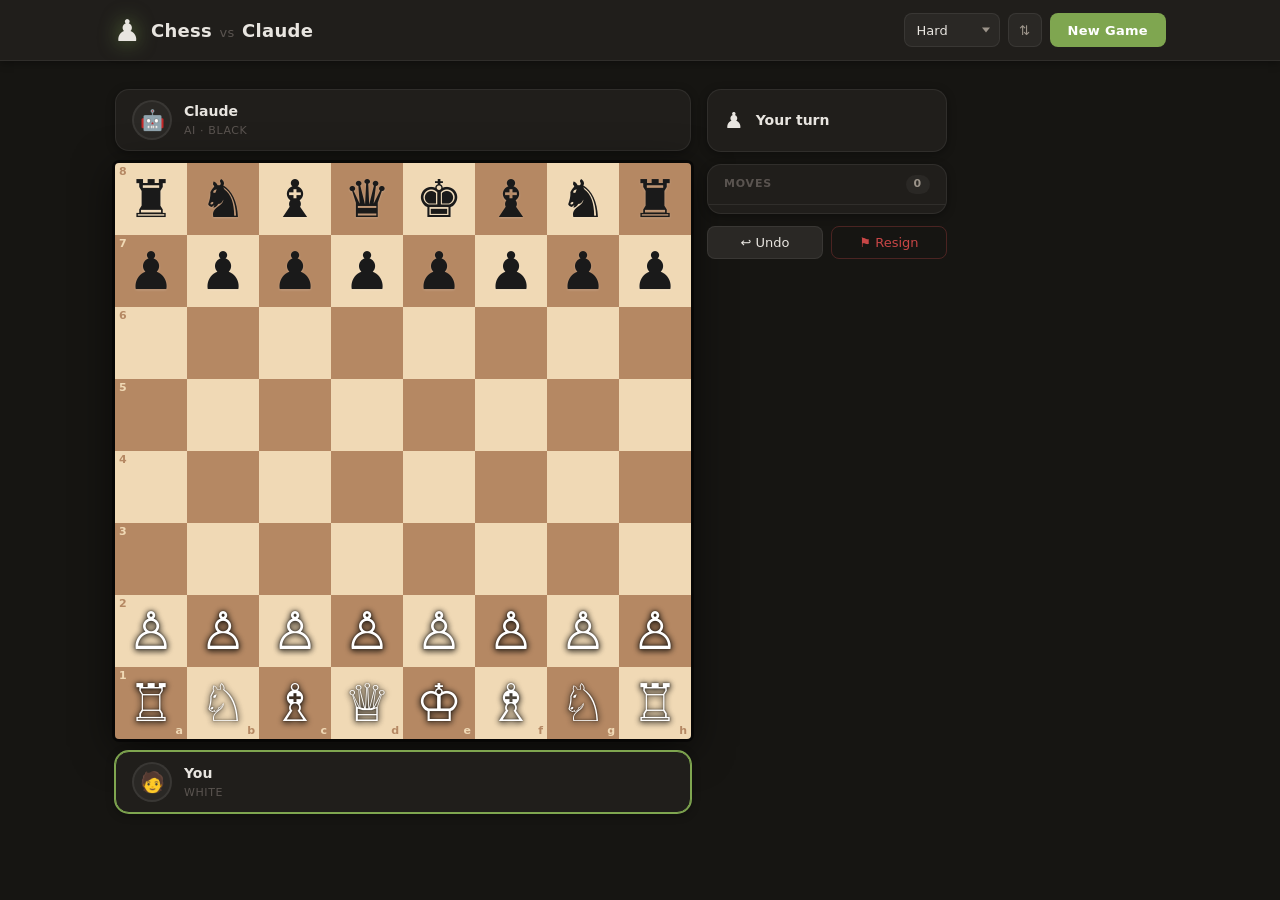
<file: chess/index.html>
<!DOCTYPE html>
<html lang="en">
<head>
  <meta charset="UTF-8" />
  <meta name="viewport" content="width=device-width, initial-scale=1.0" />
  <meta name="description" content="Play chess against a strong AI engine — portfolio project" />
  <title>Chess vs Claude AI</title>
  <link rel="stylesheet" href="css/style.css" />
</head>
<body>

  <!-- ═══════════════════════════ HEADER ═══════════════════════════ -->
  <header class="site-header">
    <div class="header-inner">

      <div class="logo">
        <span class="logo-icon">♟</span>
        <span class="logo-text">Chess<span class="logo-vs"> vs </span>Claude</span>
      </div>

      <div class="header-controls">
        <div class="select-wrap">
          <select id="difficulty" class="select-input" title="AI difficulty">
            <option value="2">Easy</option>
            <option value="3">Medium</option>
            <option value="5" selected>Hard</option>
          </select>
        </div>

        <button id="btn-flip"  class="btn-icon"    title="Flip board">⇅</button>
        <button id="btn-new"   class="btn-primary"  title="New game">New Game</button>
      </div>

    </div>
  </header>

  <!-- ═══════════════════════════ MAIN ════════════════════════════ -->
  <main class="main-content">
    <div class="game-layout">

      <!-- ──────────── BOARD SECTION ──────────── -->
      <section class="board-section">

        <!-- Opponent player card (top) -->
        <div class="player-card" id="player-top">
          <div class="player-avatar" id="avatar-top">🤖</div>
          <div>
            <div class="player-name"  id="name-top">Claude AI</div>
            <div class="player-title" id="title-top">Engine · Hard</div>
          </div>
          <div class="player-material" id="mat-top"></div>
        </div>

        <!-- Chess board -->
        <div class="board-container">
          <div id="board"></div>
        </div>

        <!-- Human player card (bottom) -->
        <div class="player-card" id="player-bottom">
          <div class="player-avatar" id="avatar-bottom">🧑</div>
          <div>
            <div class="player-name"  id="name-bottom">You</div>
            <div class="player-title" id="title-bottom">Player · White</div>
          </div>
          <div class="player-material" id="mat-bottom"></div>
        </div>

      </section>

      <!-- ──────────── SIDE PANEL ──────────── -->
      <aside class="side-panel">

        <!-- Status -->
        <div class="status-card" id="status-card">
          <div class="status-icon" id="status-icon">♟</div>
          <div class="status-text" id="status-text">Your turn</div>
        </div>

        <!-- Move history -->
        <div class="moves-card">
          <div class="moves-header">
            Moves
            <span class="move-count" id="move-count">0</span>
          </div>
          <div class="moves-scroll" id="moves-scroll">
            <div id="moves-list"></div>
          </div>
        </div>

        <!-- Action buttons -->
        <div class="controls-row">
          <button id="btn-undo"   class="btn-secondary">↩ Undo</button>
          <button id="btn-resign" class="btn-danger">⚑ Resign</button>
        </div>

      </aside>

    </div>
  </main>

  <!-- ═══════════════════════ GAME OVER MODAL ═════════════════════ -->
  <div class="modal-overlay hidden" id="gameover-overlay">
    <div class="modal-card">
      <div class="modal-icon"     id="gameover-icon">🏆</div>
      <div class="modal-title"    id="gameover-title">Game Over</div>
      <div class="modal-subtitle" id="gameover-subtitle"></div>
      <div class="modal-actions">
        <button class="btn-primary btn-large" onclick="newGame()">Play Again</button>
      </div>
    </div>
  </div>

  <!-- ═══════════════════════ PROMOTION MODAL ═════════════════════ -->
  <div class="modal-overlay hidden" id="promo-overlay">
    <div class="modal-card promo-card">
      <div class="modal-title">Promote Pawn</div>
      <div class="promo-choices" id="promo-choices"></div>
    </div>
  </div>

  <!-- Troll taunt toast (shown when you dare to press Undo) -->
  <div id="toast"></div>

  <!-- ═════════════════════════ SCRIPTS ═══════════════════════════ -->
  <script src="js/constants.js"></script>
  <script src="js/engine.js"></script>
  <script src="js/ai.js"></script>
  <script src="js/app.js"></script>

</body>
</html>
</file>
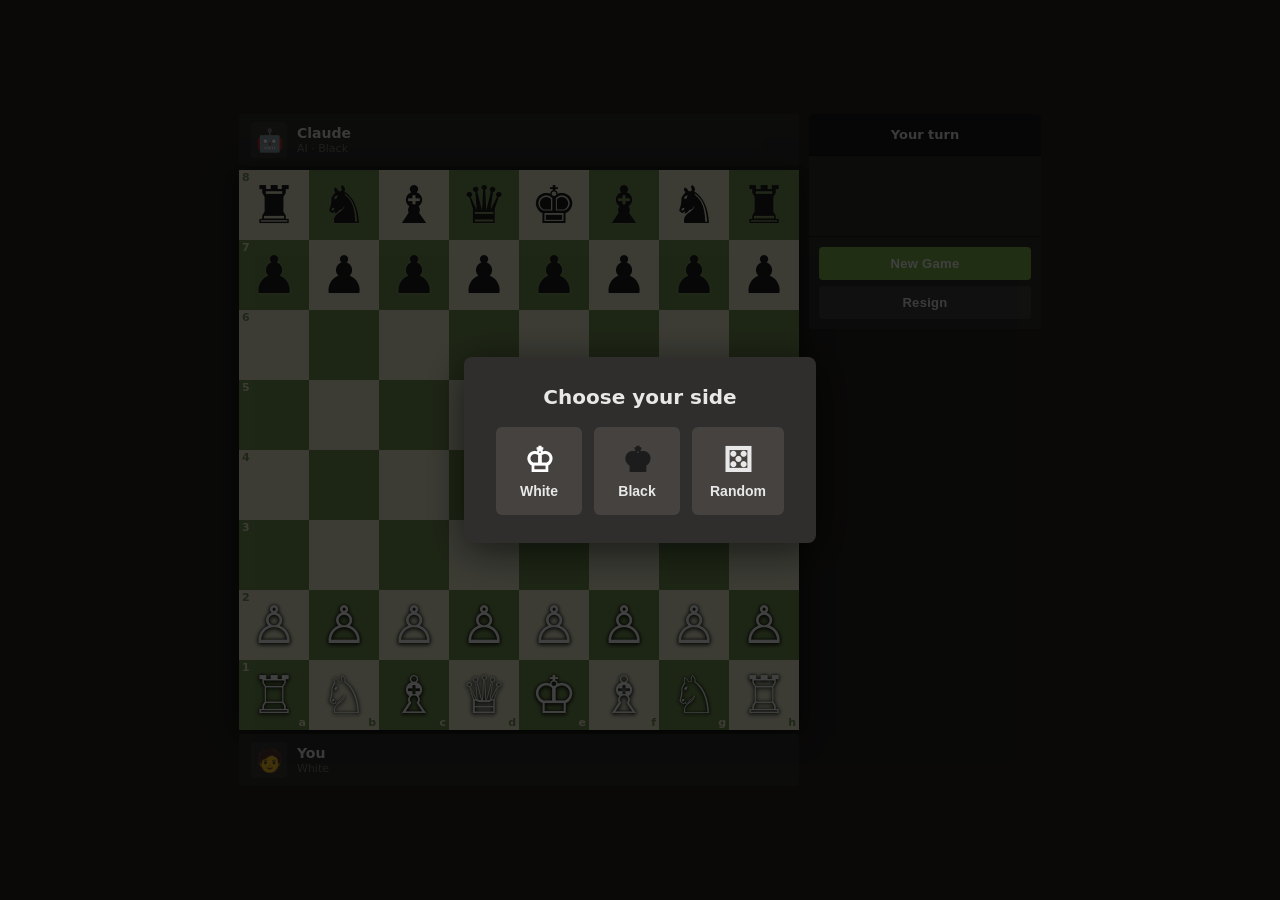
<file: chess.html>
<!DOCTYPE html>
<html lang="en">
<head>
<meta charset="UTF-8">
<meta name="viewport" content="width=device-width, initial-scale=1.0">
<title>Chess vs Claude</title>
<style>
*{box-sizing:border-box;margin:0;padding:0;}
body{
  background:#262421;font-family:'Segoe UI',system-ui,sans-serif;
  display:flex;justify-content:center;align-items:center;
  min-height:100vh;padding:20px;color:#bababa;
}
#wrap{display:flex;gap:10px;align-items:flex-start;}
.pnl{background:#302e2c;padding:8px 12px;display:flex;align-items:center;gap:10px;border-radius:4px;width:560px;}
.ava{width:36px;height:36px;border-radius:4px;background:#3d3a38;display:flex;align-items:center;justify-content:center;font-size:22px;flex-shrink:0;}
.pname{font-size:14px;font-weight:600;color:#e8e8e8;}
.psub{font-size:11px;color:#777;margin-top:1px;}
.mat{margin-left:auto;font-size:18px;letter-spacing:1px;display:flex;align-items:center;gap:1px;}
.mat-adv{font-size:11px;color:#aaa;margin-left:3px;font-weight:700;}
#bwrap{display:flex;flex-direction:column;gap:4px;}
#board{display:grid;grid-template-columns:repeat(8,70px);grid-template-rows:repeat(8,70px);box-shadow:0 4px 24px rgba(0,0,0,.6);}
.sq{width:70px;height:70px;display:flex;align-items:center;justify-content:center;position:relative;cursor:pointer;user-select:none;}
.sq.lt{background:#eeeed2;}.sq.dk{background:#769656;}
.sq.slt{background:#f6f669;}.sq.sdk{background:#baca44;}
.sq.mlt{background:#cdd26f;}.sq.mdk{background:#aaa23a;}
.sq.ck{background:#cc3333!important;}
.pc{font-size:52px;line-height:1;position:relative;z-index:2;pointer-events:none;}
.pc.pw{color:#fff;filter:drop-shadow(0 1px 2px rgba(0,0,0,.9)) drop-shadow(0 0 1px rgba(0,0,0,.7));}
.pc.pb{color:#1c1c1c;filter:drop-shadow(0 1px 1px rgba(255,255,255,.2));}
.sq.vm::after{content:'';position:absolute;width:33%;height:33%;background:rgba(0,0,0,.2);border-radius:50%;z-index:3;pointer-events:none;}
.sq.vc::after{content:'';position:absolute;inset:0;background:radial-gradient(transparent 54%,rgba(0,0,0,.2) 55%);z-index:3;pointer-events:none;}
.co{position:absolute;font-size:11px;font-weight:700;line-height:1;pointer-events:none;z-index:1;}
.co-r{top:2px;left:3px;}.co-f{bottom:2px;right:3px;}
.sq.lt .co{color:#769656;}.sq.dk .co{color:#eeeed2;}
#side{width:232px;background:#302e2c;border-radius:4px;display:flex;flex-direction:column;overflow:hidden;}
#sbar{padding:11px 14px;font-size:13px;font-weight:600;background:#1a1917;color:#e8e8e8;text-align:center;border-bottom:1px solid #111;min-height:42px;display:flex;align-items:center;justify-content:center;gap:8px;}
#sbar.tk{color:#ffd700;}#sbar.ck{color:#ff6b6b;}#sbar.go{color:#81b64c;font-size:14px;}
@keyframes spin{to{transform:rotate(360deg)}}
.spin{width:14px;height:14px;border:2px solid rgba(255,215,0,.25);border-top-color:#ffd700;border-radius:50%;animation:spin .7s linear infinite;flex-shrink:0;}
#mwrap{flex:1;overflow-y:auto;padding:6px 0;min-height:80px;}
#mwrap::-webkit-scrollbar{width:4px;}#mwrap::-webkit-scrollbar-thumb{background:#555;border-radius:2px;}
.mr{display:flex;align-items:stretch;font-size:13px;}
.mr:nth-child(even){background:rgba(255,255,255,.03);}
.mn{color:#666;width:30px;text-align:right;padding:3px 6px 3px 0;font-size:12px;flex-shrink:0;display:flex;align-items:center;justify-content:flex-end;}
.mh{padding:3px 6px;border-radius:2px;cursor:default;transition:background .1s;flex:1;}
.mh.mw{color:#e8e8e8;}.mh.mb{color:#bbb;}
.mh:hover{background:rgba(255,255,255,.1);}
#btnrow{padding:10px;display:flex;flex-direction:column;gap:6px;border-top:1px solid #1a1917;}
.btn{padding:9px;border:none;border-radius:4px;cursor:pointer;font-size:13px;font-weight:600;letter-spacing:.3px;transition:background .15s;width:100%;}
.btn-g{background:#81b64c;color:#fff;}.btn-g:hover{background:#6a9d3a;}
.btn-d{background:#454240;color:#e8e8e8;}.btn-d:hover{background:#555;}
#ov{display:none;position:fixed;inset:0;background:rgba(0,0,0,.75);z-index:99;}
#pm{display:none;position:fixed;z-index:100;flex-direction:row;}
.psq{width:70px;height:70px;display:flex;align-items:center;justify-content:center;cursor:pointer;font-size:52px;transition:background .1s;}
.psq:nth-child(odd){background:#eeeed2;}.psq:nth-child(even){background:#769656;}
.psq:hover{background:#f6f669!important;}.psq .pc{pointer-events:none;}
#menu{display:none;position:fixed;z-index:100;top:50%;left:50%;transform:translate(-50%,-50%);background:#302e2c;padding:28px 32px;border-radius:8px;box-shadow:0 8px 40px rgba(0,0,0,.6);text-align:center;}
#menu h2{color:#e8e8e8;font-size:20px;margin-bottom:18px;font-weight:600;}
.mbtns{display:flex;gap:12px;}
.mbtns button{padding:16px 18px;border:none;border-radius:6px;cursor:pointer;font-size:14px;font-weight:600;background:#454240;color:#e8e8e8;display:flex;flex-direction:column;align-items:center;gap:6px;min-width:86px;transition:background .15s,color .15s;}
.mbtns button:hover{background:#81b64c;color:#fff;}
.mbtns button .ico{font-size:34px;line-height:1;}
</style>
</head>
<body>
<div id="wrap">
  <div id="bwrap">
    <div class="pnl">
      <div class="ava">🤖</div>
      <div><div class="pname">Claude</div><div class="psub" id="sub-ai">AI · Black</div></div>
      <div class="mat" id="mat-b"></div>
    </div>
    <div id="board"></div>
    <div class="pnl">
      <div class="ava">🧑</div>
      <div><div class="pname">You</div><div class="psub" id="sub-human">White</div></div>
      <div class="mat" id="mat-w"></div>
    </div>
  </div>
  <div id="side">
    <div id="sbar">Your turn</div>
    <div id="mwrap"><div id="ml"></div></div>
    <div id="btnrow">
      <button class="btn btn-g" onclick="newGame()">New Game</button>
      <button class="btn btn-d" onclick="resign()">Resign</button>
    </div>
  </div>
</div>
<div id="ov"></div>
<div id="pm"></div>
<div id="menu">
  <h2>Choose your side</h2>
  <div class="mbtns">
    <button onclick="startGame('white')"><span class="ico" style="color:#fff">♔</span>White</button>
    <button onclick="startGame('black')"><span class="ico" style="color:#1c1c1c">♚</span>Black</button>
    <button onclick="startGame('random')"><span class="ico">⚄</span>Random</button>
  </div>
</div>

<!-- ═══ ENGINE (pure, DOM-free — also stringified into the search Web Worker) ═══ -->
<script id="engine">
'use strict';
// ─── Symbols / Values ─────────────────────────────────────────────────────
const SYM={K:'♔',Q:'♕',R:'♖',B:'♗',N:'♘',P:'♙',k:'♚',q:'♛',r:'♜',b:'♝',n:'♞',p:'♟'};
const VAL={p:100,n:320,b:330,r:500,q:900,k:20000};
const FILES='abcdefgh',RANKS='87654321';
const MATE=30000,INF=1e9;

// ─── Piece-Square Tables (white view, row0=rank8) ─────────────────────────
const PT={
  p:[[0,0,0,0,0,0,0,0],[50,50,50,50,50,50,50,50],[10,10,20,30,30,20,10,10],
     [5,5,10,25,25,10,5,5],[0,0,0,20,20,0,0,0],[5,-5,-10,0,0,-10,-5,5],
     [5,10,10,-20,-20,10,10,5],[0,0,0,0,0,0,0,0]],
  n:[[-50,-40,-30,-30,-30,-30,-40,-50],[-40,-20,0,0,0,0,-20,-40],
     [-30,0,10,15,15,10,0,-30],[-30,5,15,20,20,15,5,-30],
     [-30,0,15,20,20,15,0,-30],[-30,5,10,15,15,10,5,-30],
     [-40,-20,0,5,5,0,-20,-40],[-50,-40,-30,-30,-30,-30,-40,-50]],
  b:[[-20,-10,-10,-10,-10,-10,-10,-20],[-10,0,0,0,0,0,0,-10],
     [-10,0,5,10,10,5,0,-10],[-10,5,5,10,10,5,5,-10],
     [-10,0,10,10,10,10,0,-10],[-10,10,10,10,10,10,10,-10],
     [-10,5,0,0,0,0,5,-10],[-20,-10,-10,-10,-10,-10,-10,-20]],
  r:[[0,0,0,0,0,0,0,0],[5,10,10,10,10,10,10,5],[-5,0,0,0,0,0,0,-5],
     [-5,0,0,0,0,0,0,-5],[-5,0,0,0,0,0,0,-5],[-5,0,0,0,0,0,0,-5],
     [-5,0,0,0,0,0,0,-5],[0,0,0,5,5,0,0,0]],
  q:[[-20,-10,-10,-5,-5,-10,-10,-20],[-10,0,0,0,0,0,0,-10],
     [-10,0,5,5,5,5,0,-10],[-5,0,5,5,5,5,0,-5],
     [0,0,5,5,5,5,0,-5],[-10,5,5,5,5,5,0,-10],
     [-10,0,5,0,0,0,0,-10],[-20,-10,-10,-5,-5,-10,-10,-20]],
  k:[[-30,-40,-40,-50,-50,-40,-40,-30],[-30,-40,-40,-50,-50,-40,-40,-30],
     [-30,-40,-40,-50,-50,-40,-40,-30],[-30,-40,-40,-50,-50,-40,-40,-30],
     [-20,-30,-30,-40,-40,-30,-30,-20],[-10,-20,-20,-20,-20,-20,-20,-10],
     [20,20,0,0,0,0,20,20],[20,30,10,0,0,10,30,20]]
};
// King endgame: centralize
const KE=[[-50,-40,-30,-20,-20,-30,-40,-50],[-30,-20,-10,0,0,-10,-20,-30],
  [-30,-10,20,30,30,20,-10,-30],[-30,-10,30,40,40,30,-10,-30],
  [-30,-10,30,40,40,30,-10,-30],[-30,-10,20,30,30,20,-10,-30],
  [-30,-30,0,0,0,0,-30,-30],[-50,-30,-30,-30,-30,-30,-30,-50]];

// ─── Zobrist Hashing ──────────────────────────────────────────────────────
const ZK=(()=>{
  let s=2463534242;
  const x=()=>{s^=s<<13;s^=s>>>17;s^=s<<5;return s>>>0;};
  const p={};
  for(const c of 'KQRBNPkqrbnp'){p[c]=[];for(let i=0;i<64;i++)p[c].push(x());}
  return{p,turn:x(),wK:x(),wQ:x(),bK:x(),bQ:x(),ep:Array.from({length:8},()=>x())};
})();
function zHash(b,color,ep,cr){
  let h=0;
  for(let r=0;r<8;r++)for(let c=0;c<8;c++){const p=b[r][c];if(p)h^=ZK.p[p][r*8+c];}
  if(color==='black')h^=ZK.turn;
  if(cr.wK)h^=ZK.wK;if(cr.wQ)h^=ZK.wQ;if(cr.bK)h^=ZK.bK;if(cr.bQ)h^=ZK.bQ;
  if(ep)h^=ZK.ep[ep[1]];
  return h>>>0;
}

// ─── Transposition Table ──────────────────────────────────────────────────
const TT_SZ=1<<18,TT_MK=TT_SZ-1;
const TT=new Array(TT_SZ).fill(null);
// flags: 0=EXACT  1=LOWER(beta cutoff)  2=UPPER(all-node)

// ─── Search scratch (reset each search) ───────────────────────────────────
let g_nodes=0,g_deadline=0,g_killers=[],g_hist=new Int32Array(4096);

// ─── Helpers ─────────────────────────────────────────────────────────────
const isW=p=>p&&p===p.toUpperCase();
const colr=p=>isW(p)?'white':'black';
const opp=c=>c==='white'?'black':'white';
const inB=(r,c)=>r>=0&&r<8&&c>=0&&c<8;

// ─── Move Generation ──────────────────────────────────────────────────────
function pseudo(b,r,c,ep,cr){
  const p=b[r][c];if(!p)return[];
  const moves=[],w=isW(p),t=p.toLowerCase();
  const push=(tr,tc,sp)=>{
    if(!inB(tr,tc))return false;const tgt=b[tr][tc];
    if(tgt&&colr(tgt)===colr(p))return false;
    moves.push({from:[r,c],to:[tr,tc],sp:sp||null});return!tgt;
  };
  const slide=dirs=>{for(const[dr,dc]of dirs){let rr=r+dr,cc=c+dc;while(inB(rr,cc)){if(!push(rr,cc))break;rr+=dr;cc+=dc;}}};
  if(t==='p'){
    const dir=w?-1:1,sr=w?6:1,pr=w?0:7;
    if(inB(r+dir,c)&&!b[r+dir][c]){
      moves.push({from:[r,c],to:[r+dir,c],sp:r+dir===pr?'promo':null});
      if(r===sr&&!b[r+2*dir][c])moves.push({from:[r,c],to:[r+2*dir,c],sp:'dp'});
    }
    for(const dc of[-1,1]){
      const nr=r+dir,nc=c+dc;if(!inB(nr,nc))continue;
      if(b[nr][nc]&&colr(b[nr][nc])!==colr(p))moves.push({from:[r,c],to:[nr,nc],sp:nr===pr?'promo':null});
      if(ep&&nr===ep[0]&&nc===ep[1])moves.push({from:[r,c],to:[nr,nc],sp:'ep'});
    }
  }else if(t==='n'){for(const[dr,dc]of[[-2,-1],[-2,1],[-1,-2],[-1,2],[1,-2],[1,2],[2,-1],[2,1]])push(r+dr,c+dc);}
  else if(t==='b')slide([[-1,-1],[-1,1],[1,-1],[1,1]]);
  else if(t==='r')slide([[-1,0],[1,0],[0,-1],[0,1]]);
  else if(t==='q')slide([[-1,-1],[-1,0],[-1,1],[0,-1],[0,1],[1,-1],[1,0],[1,1]]);
  else if(t==='k'){
    for(const[dr,dc]of[[-1,-1],[-1,0],[-1,1],[0,-1],[0,1],[1,-1],[1,0],[1,1]])push(r+dr,c+dc);
    const kc=opp(colr(p)),safe=sq=>!atk(b,sq[0],sq[1],kc);
    if(w){
      if(cr.wK&&!b[7][5]&&!b[7][6]&&safe([7,4])&&safe([7,5])&&safe([7,6]))moves.push({from:[r,c],to:[7,6],sp:'cks'});
      if(cr.wQ&&!b[7][3]&&!b[7][2]&&!b[7][1]&&safe([7,4])&&safe([7,3])&&safe([7,2]))moves.push({from:[r,c],to:[7,2],sp:'cqs'});
    }else{
      if(cr.bK&&!b[0][5]&&!b[0][6]&&safe([0,4])&&safe([0,5])&&safe([0,6]))moves.push({from:[r,c],to:[0,6],sp:'cks'});
      if(cr.bQ&&!b[0][3]&&!b[0][2]&&!b[0][1]&&safe([0,4])&&safe([0,3])&&safe([0,2]))moves.push({from:[r,c],to:[0,2],sp:'cqs'});
    }
  }
  return moves;
}
function atk(b,r,c,byColor){
  for(let rr=0;rr<8;rr++)for(let cc=0;cc<8;cc++){
    const p=b[rr][cc];if(!p||colr(p)!==byColor)continue;
    const t=p.toLowerCase(),w=isW(p);
    if(t==='p'){const d=w?-1:1;if(rr+d===r&&(cc-1===c||cc+1===c))return true;}
    else if(t==='n'){for(const[dr,dc]of[[-2,-1],[-2,1],[-1,-2],[-1,2],[1,-2],[1,2],[2,-1],[2,1]])if(rr+dr===r&&cc+dc===c)return true;}
    else if(t==='k'){if(Math.abs(rr-r)<=1&&Math.abs(cc-c)<=1)return true;}
    if(t==='b'||t==='q')for(const[dr,dc]of[[-1,-1],[-1,1],[1,-1],[1,1]]){let x=rr+dr,y=cc+dc;while(inB(x,y)){if(x===r&&y===c)return true;if(b[x][y])break;x+=dr;y+=dc;}}
    if(t==='r'||t==='q')for(const[dr,dc]of[[-1,0],[1,0],[0,-1],[0,1]]){let x=rr+dr,y=cc+dc;while(inB(x,y)){if(x===r&&y===c)return true;if(b[x][y])break;x+=dr;y+=dc;}}
  }
  return false;
}
function findK(b,color){const k=color==='white'?'K':'k';for(let r=0;r<8;r++)for(let c=0;c<8;c++)if(b[r][c]===k)return[r,c];return null;}
function inChk(b,color){const k=findK(b,color);return k?atk(b,k[0],k[1],opp(color)):false;}
function applyMv(b,mv,promo){
  const nb=b.map(r=>[...r]);
  const[fr,fc]=mv.from,[tr,tc]=mv.to,p=nb[fr][fc];
  nb[tr][tc]=p;nb[fr][fc]=null;
  if(mv.sp==='ep'){const cr2=isW(p)?tr+1:tr-1;nb[cr2][tc]=null;}
  else if(mv.sp==='cks'){if(isW(p)){nb[7][5]='R';nb[7][7]=null;}else{nb[0][5]='r';nb[0][7]=null;}}
  else if(mv.sp==='cqs'){if(isW(p)){nb[7][3]='R';nb[7][0]=null;}else{nb[0][3]='r';nb[0][0]=null;}}
  else if(mv.sp==='promo'){const pt=promo||'q';nb[tr][tc]=isW(p)?pt.toUpperCase():pt.toLowerCase();}
  return nb;
}
function legal(b,color,ep,cr){
  const out=[];
  for(let r=0;r<8;r++)for(let c=0;c<8;c++){
    const p=b[r][c];if(!p||colr(p)!==color)continue;
    for(const mv of pseudo(b,r,c,ep,cr))if(!inChk(applyMv(b,mv,'q'),color))out.push(mv);
  }
  return out;
}
function updCR(cr,p,from){
  const n={...cr};
  if(p==='K'){n.wK=false;n.wQ=false;}if(p==='k'){n.bK=false;n.bQ=false;}
  if(p==='R'&&from[0]===7&&from[1]===7)n.wK=false;if(p==='R'&&from[0]===7&&from[1]===0)n.wQ=false;
  if(p==='r'&&from[0]===0&&from[1]===7)n.bK=false;if(p==='r'&&from[0]===0&&from[1]===0)n.bQ=false;
  return n;
}

// ─── Algebraic Notation ───────────────────────────────────────────────────
function toAlg(b,mv,all,promo){
  const[fr,fc]=mv.from,[tr,tc]=mv.to,p=b[fr][fc];if(!p)return'?';
  if(mv.sp==='cks')return'O-O';if(mv.sp==='cqs')return'O-O-O';
  const t=p.toLowerCase(),sq=FILES[tc]+RANKS[tr],cap=!!(b[tr][tc])||mv.sp==='ep';
  if(t==='p'){let n=cap?(FILES[fc]+'x'+sq):sq;if(mv.sp==='promo')n+='='+(promo||'q').toUpperCase();return n;}
  const amb=all.filter(m=>{if(m.from[0]===fr&&m.from[1]===fc)return false;const q=b[m.from[0]][m.from[1]];return q&&q.toLowerCase()===t&&m.to[0]===tr&&m.to[1]===tc;});
  let dis='';
  if(amb.length>0){if(!amb.some(m=>m.from[1]===fc))dis=FILES[fc];else if(!amb.some(m=>m.from[0]===fr))dis=RANKS[fr];else dis=FILES[fc]+RANKS[fr];}
  return t.toUpperCase()+dis+(cap?'x':'')+sq;
}

// ─── Evaluation ───────────────────────────────────────────────────────────
function evalAbs(b){
  let s=0,wmat=0,bmat=0;
  for(let r=0;r<8;r++)for(let c=0;c<8;c++){
    const p=b[r][c];if(!p)continue;const t=p.toLowerCase();
    if(t!=='k'&&t!=='p'){if(isW(p))wmat+=VAL[t];else bmat+=VAL[t];}
  }
  const eg=wmat+bmat<1400; // endgame detection
  for(let r=0;r<8;r++)for(let c=0;c<8;c++){
    const p=b[r][c];if(!p)continue;
    const t=p.toLowerCase(),w=isW(p),pr=w?r:7-r;
    const tbl=t==='k'?(eg?KE:PT.k):PT[t];
    s+=(w?1:-1)*(VAL[t]+(tbl?tbl[pr][c]:0));
  }
  // Doubled + isolated pawns
  for(let c=0;c<8;c++){
    let wp=0,bp=0;
    for(let r=0;r<8;r++){if(b[r][c]==='P')wp++;if(b[r][c]==='p')bp++;}
    if(wp>1)s-=20*(wp-1);if(bp>1)s+=20*(bp-1);
    // Isolated
    const lw=c>0&&b.some(r=>r[c-1]==='P'),rw=c<7&&b.some(r=>r[c+1]==='P');
    const lb=c>0&&b.some(r=>r[c-1]==='p'),rb=c<7&&b.some(r=>r[c+1]==='p');
    if(wp>0&&!lw&&!rw)s-=15;if(bp>0&&!lb&&!rb)s+=15;
  }
  // Passed pawns
  for(let r=0;r<8;r++)for(let c=0;c<8;c++){
    if(b[r][c]==='P'){
      let ok=true;for(let rr=r-1;rr>=0&&ok;rr--)for(let cc=Math.max(0,c-1);cc<=Math.min(7,c+1)&&ok;cc++)if(b[rr][cc]==='p')ok=false;
      if(ok)s+=[0,0,5,10,20,40,70,0][r];
    }else if(b[r][c]==='p'){
      let ok=true;for(let rr=r+1;rr<8&&ok;rr++)for(let cc=Math.max(0,c-1);cc<=Math.min(7,c+1)&&ok;cc++)if(b[rr][cc]==='P')ok=false;
      if(ok)s-=[0,70,40,20,10,5,0,0][r];
    }
  }
  // Bishop pair
  if(b.flat().filter(p=>p==='B').length>=2)s+=30;
  if(b.flat().filter(p=>p==='b').length>=2)s-=30;
  // Rooks on open files
  for(let c=0;c<8;c++){
    let wP=false,bP=false;
    for(let r=0;r<8;r++){if(b[r][c]==='P')wP=true;if(b[r][c]==='p')bP=true;}
    for(let r=0;r<8;r++){
      if(b[r][c]==='R'){if(!wP&&!bP)s+=25;else if(!wP)s+=10;}
      if(b[r][c]==='r'){if(!wP&&!bP)s-=25;else if(!bP)s-=10;}
    }
  }
  // King safety (middlegame only)
  if(!eg){
    const wk=findK(b,'white'),bk=findK(b,'black');
    if(wk){const[kr,kc]=wk;for(let dc=-1;dc<=1;dc++){const nc=kc+dc;if(nc>=0&&nc<8){if(b[kr-1]&&b[kr-1][nc]==='P')s+=12;else s-=18;}}}
    if(bk){const[kr,kc]=bk;for(let dc=-1;dc<=1;dc++){const nc=kc+dc;if(nc>=0&&nc<8){if(b[kr+1]&&b[kr+1][nc]==='p')s-=12;else s+=18;}}}
  }
  return s;
}
const evalRel=(b,color)=>{const s=evalAbs(b);return color==='white'?s:-s;};

// ─── Move Sorting: TT > captures(MVV-LVA) > promo/ep > killers > history ───
const NOKILL=[null,null];
function sameMv(m,n){return n&&m.from[0]===n.from[0]&&m.from[1]===n.from[1]&&m.to[0]===n.to[0]&&m.to[1]===n.to[1];}
function sortMoves(b,moves,ttMove,ply){
  const k=g_killers[ply]||NOKILL;
  const sc=mv=>{
    if(sameMv(mv,ttMove))return 2e6;
    const cap=b[mv.to[0]][mv.to[1]];
    if(cap){const cv=VAL[cap.toLowerCase()]||0,av=VAL[b[mv.from[0]][mv.from[1]].toLowerCase()]||0;return 1e6+cv*16-av;}
    if(mv.sp==='promo')return 9e5;
    if(mv.sp==='ep')return 1e6;
    if(sameMv(mv,k[0]))return 8e5;
    if(sameMv(mv,k[1]))return 7e5;
    if(mv.sp==='cks'||mv.sp==='cqs')return 6e5;
    return g_hist[(mv.from[0]*8+mv.from[1])*64+(mv.to[0]*8+mv.to[1])];
  };
  moves.sort((a,b2)=>sc(b2)-sc(a));
}
function addKiller(ply,mv){
  const k=g_killers[ply]||(g_killers[ply]=[null,null]);
  if(sameMv(mv,k[0]))return;
  k[1]=k[0];k[0]=mv;
}

// ─── Quiescence Search (negamax form) ────────────────────────────────────
function quiesce(b,alpha,beta,color,ep,cr,ply){
  if((++g_nodes&1023)===0&&performance.now()>g_deadline)throw 'T';
  const stand=evalRel(b,color);
  if(stand>=beta)return stand;
  if(stand>alpha)alpha=stand;
  const caps=legal(b,color,ep,cr).filter(m=>b[m.to[0]][m.to[1]]||m.sp==='ep'||m.sp==='promo');
  sortMoves(b,caps,null,ply);
  for(const mv of caps){
    const cap=b[mv.to[0]][mv.to[1]];
    if(cap&&stand+(VAL[cap.toLowerCase()]||0)+200<alpha)continue; // delta pruning
    const nb=applyMv(b,mv,'q');
    const nep=mv.sp==='dp'?[(mv.from[0]+mv.to[0])/2,mv.to[1]]:null;
    const s=-quiesce(nb,-beta,-alpha,opp(color),nep,updCR(cr,b[mv.from[0]][mv.from[1]],mv.from),ply+1);
    if(s>=beta)return s;if(s>alpha)alpha=s;
  }
  return alpha;
}

// ─── Negamax + TT + Null Move + PVS + LMR + Check Extensions ─────────────
function hasMajors(b,color){
  for(let r=0;r<8;r++)for(let c=0;c<8;c++){const p=b[r][c];if(!p||colr(p)!==color)continue;const t=p.toLowerCase();if(t==='n'||t==='b'||t==='r'||t==='q')return true;}
  return false;
}
function negamax(b,depth,alpha,beta,color,ep,cr,ply){
  if((++g_nodes&1023)===0&&performance.now()>g_deadline)throw 'T';
  const h=zHash(b,color,ep,cr);
  let ttMove=null;
  const tte=TT[h&TT_MK];
  if(tte&&tte.h===h){
    ttMove=tte.move;
    if(tte.depth>=depth){
      if(tte.flag===0)return tte.score;
      if(tte.flag===1){if(tte.score>=beta)return tte.score;}
      else{if(tte.score<=alpha)return tte.score;}
    }
  }
  const inCk=inChk(b,color);
  const moves=legal(b,color,ep,cr);
  if(!moves.length)return inCk?-(MATE-ply):0;
  if(depth<=0)return quiesce(b,alpha,beta,color,ep,cr,ply);
  // Null move pruning (skip in check / zugzwang-prone positions)
  if(depth>=3&&!inCk&&hasMajors(b,color)){
    const R=depth>=5?3:2;
    const ns=-negamax(b,depth-1-R,-beta,-beta+1,opp(color),null,cr,ply+1);
    if(ns>=beta)return beta;
  }
  sortMoves(b,moves,ttMove,ply);
  let best=-INF,bMove=null,origA=alpha,mc=0;
  for(const mv of moves){
    const isCap=!!b[mv.to[0]][mv.to[1]]||mv.sp==='ep';
    const nb=applyMv(b,mv,'q');
    const nep=mv.sp==='dp'?[(mv.from[0]+mv.to[0])/2,mv.to[1]]:null;
    const ncr=updCR(cr,b[mv.from[0]][mv.from[1]],mv.from);
    const oc=opp(color);
    const ext=inChk(nb,oc)?1:0;            // check extension
    const d=depth-1+ext;
    let reduce=0;                          // late move reduction
    if(mc>=4&&depth>=3&&!isCap&&!mv.sp&&!ext&&!inCk)reduce=1;
    let s;
    if(mc===0){
      s=-negamax(nb,d,-beta,-alpha,oc,nep,ncr,ply+1);
    }else{
      s=-negamax(nb,d-reduce,-alpha-1,-alpha,oc,nep,ncr,ply+1); // PVS null window
      if(s>alpha&&(reduce>0||s<beta))
        s=-negamax(nb,d,-beta,-alpha,oc,nep,ncr,ply+1);          // re-search full
    }
    mc++;
    if(s>best){best=s;bMove=mv;}
    if(s>alpha)alpha=s;
    if(alpha>=beta){
      if(!isCap&&!mv.sp){addKiller(ply,mv);g_hist[(mv.from[0]*8+mv.from[1])*64+(mv.to[0]*8+mv.to[1])]+=depth*depth;}
      break;
    }
  }
  const flag=best<=origA?2:(best>=beta?1:0);
  const old=TT[h&TT_MK];
  if(!old||old.depth<=depth)TT[h&TT_MK]={h,depth,score:best,flag,move:bMove};
  return best;
}

// ─── Root search at a fixed depth (PVS) ───────────────────────────────────
function searchRoot(b,ep,cr,color,depth,alpha,beta,prev){
  const moves=legal(b,color,ep,cr);
  sortMoves(b,moves,prev,0);
  let best=-INF,bMove=moves[0],mc=0;
  for(const mv of moves){
    const nb=applyMv(b,mv,'q');
    const nep=mv.sp==='dp'?[(mv.from[0]+mv.to[0])/2,mv.to[1]]:null;
    const ncr=updCR(cr,b[mv.from[0]][mv.from[1]],mv.from);
    const oc=opp(color);
    const ext=inChk(nb,oc)?1:0;
    let s;
    if(mc===0)s=-negamax(nb,depth-1+ext,-beta,-alpha,oc,nep,ncr,1);
    else{
      s=-negamax(nb,depth-1+ext,-alpha-1,-alpha,oc,nep,ncr,1);
      if(s>alpha&&s<beta)s=-negamax(nb,depth-1+ext,-beta,-alpha,oc,nep,ncr,1);
    }
    mc++;
    if(s>best){best=s;bMove=mv;}
    if(s>alpha)alpha=s;
    if(alpha>=beta)break;
  }
  return[best,bMove];
}

// ─── Dynamic time allocation: how long is THIS position worth thinking? ────
// Returns a soft budget (ms) as a fraction of the hard cap, from static
// features. Sharp/forcing/complex positions earn more time; quiet ones less.
function allocTime(b,color,moves,maxMs){
  let f=0.35;                                              // base
  if(inChk(b,color))f+=0.45;                               // in check: urgent
  const caps=moves.filter(m=>b[m.to[0]][m.to[1]]||m.sp==='ep'||m.sp==='promo').length;
  f+=0.20*Math.min(1,caps/4);                              // tactical chances
  let pieces=0;for(let r=0;r<8;r++)for(let c=0;c<8;c++)if(b[r][c])pieces++;
  f+=0.15*Math.min(1,pieces/26);                           // board complexity
  f+=0.10*Math.min(1,moves.length/35);                     // breadth of choice
  return Math.max(maxMs*0.12,Math.min(maxMs,maxMs*f));
}

// ─── Time-bounded Iterative Deepening + Aspiration Windows ────────────────
// maxMs is the HARD cap; the AI stops sooner once it's confident or the
// position's soft budget (allocTime) is spent.
function searchTimed(b,ep,cr,color,maxMs){
  const start=performance.now();
  g_deadline=start+maxMs;g_nodes=0;
  g_killers=[];g_hist=new Int32Array(4096);
  const rootMoves=legal(b,color,ep,cr);
  if(!rootMoves.length)return null;
  if(rootMoves.length===1)return{move:rootMoves[0],score:0,time:0,depth:0}; // forced
  const soft=allocTime(b,color,rootMoves,maxMs);
  let best=rootMoves[0],bestScore=0,prev=null,lastBest=null,stable=0,reached=0;
  for(let d=1;d<=64;d++){
    let alpha=-INF,beta=INF;
    if(d>=4){alpha=bestScore-50;beta=bestScore+50;}
    let res;
    try{
      while(true){
        res=searchRoot(b,ep,cr,color,d,alpha,beta,prev);
        if(res[0]<=alpha&&alpha>-INF){alpha=-INF;continue;} // fail low: widen
        if(res[0]>=beta&&beta<INF){beta=INF;continue;}       // fail high: widen
        break;
      }
    }catch(err){if(err==='T')break;throw err;}               // out of time: keep last depth
    best=res[1];bestScore=res[0];prev=best;reached=d;
    stable=lastBest&&sameMv(best,lastBest)?stable+1:0;       // PV stability
    lastBest=best;
    if(Math.abs(bestScore)>MATE-1000)break;                  // forced mate found
    const elapsed=performance.now()-start;
    if(elapsed>=soft)break;                                  // soft budget spent
    if(d>=6&&stable>=3&&elapsed>=soft*0.4)break;             // confident & stable
    if(elapsed*3>=maxMs)break;                               // next depth won't finish
  }
  return{move:best,score:bestScore,time:Math.round(performance.now()-start),depth:reached};
}
</script>

<!-- ═══ UI / interaction / Web Worker driver (uses engine globals) ═══ -->
<script>
'use strict';
const TIME_LIMIT=4000;            // ms the AI is allowed to think
let board,turn,sel,validMoves,gameOver,isThinking,castling,ep,history,capW,capB,lastMove;
let humanColor='white',aiColor='black',flipped=false;
let worker=null,lastThink='';
const cap1=s=>s[0].toUpperCase()+s.slice(1);

// ─── Search Web Worker (built from the engine <script> text) ───────────────
function makeWorker(){
  if(worker){worker.terminate();worker=null;}
  try{
    const src=document.getElementById('engine').textContent+
      ';self.onmessage=function(e){var d=e.data;var res=searchTimed(d.board,d.ep,d.cr,d.color,d.timeLimit);self.postMessage(res);};';
    const url=URL.createObjectURL(new Blob([src],{type:'application/javascript'}));
    worker=new Worker(url);
    worker.onmessage=e=>onAIResult(e.data);
  }catch(err){worker=null;} // fall back to main-thread search below
}
function doAI(){
  if(worker){worker.postMessage({board,ep,cr:castling,color:aiColor,timeLimit:TIME_LIMIT});}
  else setTimeout(()=>onAIResult(searchTimed(board,ep,castling,aiColor,TIME_LIMIT)),20);
}
function onAIResult(res){
  isThinking=false;
  if(!gameOver&&res&&res.move){
    lastThink=res.time!=null?` · Claude: ${(res.time/1000).toFixed(1)}s, d${res.depth}`:'';
    execMove(res.move,res.move.sp==='promo'?'q':null);
  }
}

// ─── Rendering ────────────────────────────────────────────────────────────
function render(){
  const el=document.getElementById('board');el.innerHTML='';
  const ck=inChk(board,turn)?findK(board,turn):null;
  const sm=sel?validMoves.filter(m=>m.from[0]===sel[0]&&m.from[1]===sel[1]):[];
  const vs=new Set(sm.map(m=>m.to[0]*8+m.to[1]));
  for(let i=0;i<8;i++)for(let j=0;j<8;j++){
    const r=flipped?7-i:i,c=flipped?7-j:j;
    const sq=document.createElement('div');
    const lt=(r+c)%2===0;
    let cls=lt?'lt':'dk';
    if(sel&&sel[0]===r&&sel[1]===c)cls=lt?'slt':'sdk';
    else if(lastMove&&((lastMove.from[0]===r&&lastMove.from[1]===c)||(lastMove.to[0]===r&&lastMove.to[1]===c)))cls=lt?'mlt':'mdk';
    sq.className='sq '+cls;
    if(ck&&ck[0]===r&&ck[1]===c)sq.classList.add('ck');
    if(vs.has(r*8+c))sq.classList.add(board[r][c]||(ep&&r===ep[0]&&c===ep[1])?'vc':'vm');
    if(j===0){const s=document.createElement('span');s.className='co co-r';s.textContent=RANKS[r];sq.appendChild(s);}
    if(i===7){const s=document.createElement('span');s.className='co co-f';s.textContent=FILES[c];sq.appendChild(s);}
    if(board[r][c]){const pd=document.createElement('span');pd.className='pc '+(isW(board[r][c])?'pw':'pb');pd.textContent=SYM[board[r][c]];sq.appendChild(pd);}
    sq.addEventListener('click',()=>onClick(r,c));
    el.appendChild(sq);
  }
  renderMat();
}
function setStatus(msg,cls){
  const el=document.getElementById('sbar');el.className=cls||'';
  if(cls==='tk')el.innerHTML='<div class="spin"></div>Claude is thinking…';
  else el.textContent=msg;
}
function renderMat(){
  const order=['q','r','b','n','p'];
  const sum=arr=>arr.reduce((a,p)=>a+(VAL[p.toLowerCase()]||0),0);
  const count=arr=>{const o={};arr.forEach(p=>{const t=p.toLowerCase();o[t]=(o[t]||0)+1;});return o;};
  const humanCaps=humanColor==='white'?capW:capB; // pieces the human captured (aiColor pieces)
  const aiCaps=aiColor==='white'?capW:capB;        // pieces the AI captured (humanColor pieces)
  const hAdv=Math.round((sum(humanCaps)-sum(aiCaps))/100),aAdv=-hAdv;
  const glyph=(t,owner)=>`<span class="pc ${owner==='white'?'pw':'pb'}" style="font-size:18px">${SYM[owner==='white'?t.toUpperCase():t]}</span>`;
  const hc=count(humanCaps),ac=count(aiCaps);
  // bottom panel = You (human) ; top panel = Claude (AI)
  document.getElementById('mat-w').innerHTML=order.map(t=>glyph(t,aiColor).repeat(hc[t]||0)).join('')+(hAdv>0?`<span class="mat-adv">+${hAdv}</span>`:'');
  document.getElementById('mat-b').innerHTML=order.map(t=>glyph(t,humanColor).repeat(ac[t]||0)).join('')+(aAdv>0?`<span class="mat-adv">+${aAdv}</span>`:'');
}
function updatePanels(){
  document.getElementById('sub-ai').textContent='AI · '+cap1(aiColor);
  document.getElementById('sub-human').textContent=cap1(humanColor);
}
function addMoveRow(notation,color){
  const list=document.getElementById('ml');
  const num=Math.ceil(history.length/2);
  if(color==='white'){
    const row=document.createElement('div');row.className='mr';row.id='mr-'+num;
    row.innerHTML=`<span class="mn">${num}</span><span class="mh mw">${notation}</span><span class="mh mb"></span>`;
    list.appendChild(row);
  }else{const row=document.getElementById('mr-'+num);if(row)row.querySelector('.mb').textContent=notation;}
  document.getElementById('mwrap').scrollTop=9999;
}

// ─── Interaction ──────────────────────────────────────────────────────────
function onClick(r,c){
  if(gameOver||isThinking||turn!==humanColor)return;
  if(sel&&validMoves.some(m=>m.from[0]===sel[0]&&m.from[1]===sel[1]&&m.to[0]===r&&m.to[1]===c)){
    const mv=validMoves.find(m=>m.from[0]===sel[0]&&m.from[1]===sel[1]&&m.to[0]===r&&m.to[1]===c);
    if(mv.sp==='promo')showPromo(pt=>execMove(mv,pt));else execMove(mv,null);return;
  }
  const p=board[r][c];
  if(p&&colr(p)===humanColor){sel=[r,c];validMoves=legal(board,humanColor,ep,castling);}
  else{sel=null;validMoves=[];}
  render();
}
function execMove(mv,promo){
  const[fr,fc]=mv.from,[tr,tc]=mv.to,p=board[fr][fc];
  const allLegal=legal(board,turn,ep,castling);
  if(board[tr][tc])(turn==='white'?capW:capB).push(board[tr][tc]);
  if(mv.sp==='ep'){const cr2=isW(p)?tr+1:tr-1;(turn==='white'?capW:capB).push(board[cr2][tc]);}
  const pre=board.map(r=>[...r]);
  board=applyMv(board,mv,promo);
  castling=updCR(castling,p,[fr,fc]);
  if(tr===7&&tc===7)castling.wK=false;if(tr===7&&tc===0)castling.wQ=false;
  if(tr===0&&tc===7)castling.bK=false;if(tr===0&&tc===0)castling.bQ=false;
  ep=mv.sp==='dp'?[(fr+tr)/2,tc]:null;
  const movedBy=turn;turn=opp(turn);sel=null;validMoves=[];
  const nxt=legal(board,turn,ep,castling);
  const chk=inChk(board,turn);
  const suf=chk?(nxt.length===0?'#':'+'):'';
  const notation=toAlg(pre,mv,allLegal,promo)+suf;
  lastMove=mv;history.push({mv,notation,color:movedBy});
  addMoveRow(notation,movedBy);
  render();
  if(nxt.length===0){
    if(chk)setStatus(movedBy===humanColor?'Checkmate — You win!':'Checkmate — Claude wins!','go');
    else setStatus('Stalemate — Draw','go');
    gameOver=true;return;
  }
  if(turn===aiColor){setStatus('','tk');isThinking=true;doAI();}
  else setStatus((chk?'Check! Your turn':'Your turn')+(movedBy===aiColor?lastThink:''),chk?'ck':'');
}
function showPromo(cb){
  const pm=document.getElementById('pm');pm.innerHTML='';pm.style.display='flex';
  const owner=humanColor==='white'?'pw':'pb';
  ['Q','R','B','N'].forEach(pt=>{
    const sq=document.createElement('div');sq.className='psq';
    const pc=document.createElement('span');pc.className='pc '+owner;pc.textContent=SYM[humanColor==='white'?pt:pt.toLowerCase()];
    sq.appendChild(pc);sq.onclick=()=>{document.getElementById('ov').style.display='none';pm.style.display='none';cb(pt.toLowerCase());};
    pm.appendChild(sq);
  });
  pm.style.top='50%';pm.style.left='50%';pm.style.transform='translate(-50%,-50%)';
  document.getElementById('ov').style.display='block';
}
function resign(){
  if(gameOver||!history.length)return;
  setStatus('You resigned — Claude wins','go');gameOver=true;
}

// ─── Game lifecycle ───────────────────────────────────────────────────────
function resetState(){
  board=[
    ['r','n','b','q','k','b','n','r'],['p','p','p','p','p','p','p','p'],
    Array(8).fill(null),Array(8).fill(null),Array(8).fill(null),Array(8).fill(null),
    ['P','P','P','P','P','P','P','P'],['R','N','B','Q','K','B','N','R']
  ];
  turn='white';sel=null;validMoves=[];gameOver=false;isThinking=false;
  castling={wK:true,wQ:true,bK:true,bQ:true};
  ep=null;history=[];capW=[];capB=[];lastMove=null;
  document.getElementById('ml').innerHTML='';
  document.getElementById('mat-w').innerHTML='';
  document.getElementById('mat-b').innerHTML='';
}
function showMenu(){document.getElementById('ov').style.display='block';document.getElementById('menu').style.display='block';}
function hideMenu(){document.getElementById('ov').style.display='none';document.getElementById('menu').style.display='none';}
function newGame(){showMenu();}
function startGame(choice){
  hideMenu();
  humanColor=choice==='random'?(Math.random()<0.5?'white':'black'):choice;
  aiColor=opp(humanColor);flipped=humanColor==='black';
  resetState();
  makeWorker();
  updatePanels();render();
  if(turn===humanColor)setStatus('Your turn');
  else{setStatus('','tk');isThinking=true;doAI();}
}
// Initial position behind the menu, then ask which side to play.
function boot(){humanColor='white';aiColor='black';flipped=false;resetState();updatePanels();render();showMenu();}
boot();
</script>
</body>
</html>
</file>
<file: chess/css/style.css>
/* ═══════════════════════════════════════════════════════════════
   Chess vs Claude  ·  style.css
   ═══════════════════════════════════════════════════════════════ */

/* ─── Design Tokens ────────────────────────────────────────────── */
:root {
  /* Backgrounds */
  --bg:          #161512;
  --surface-1:   #201e1b;
  --surface-2:   #2a2825;
  --surface-3:   #353230;

  /* Board */
  --sq-light:    #f0d9b5;
  --sq-dark:     #b58863;
  --sq-sel-lt:   #f6f669;
  --sq-sel-dk:   #baca44;
  --sq-mov-lt:   #cdd26f;
  --sq-mov-dk:   #aaa23a;
  --sq-check:    #c84646;

  /* Accent */
  --green:       #7fa650;
  --green-h:     #6b8e42;
  --red:         #c84646;
  --red-h:       #ad3535;

  /* Text */
  --text-1:      #e8e5e0;
  --text-2:      #9c948a;
  --text-3:      #5a5450;

  /* Border */
  --border:      rgba(255 255 255 / .07);

  /* Geometry */
  --sq:          72px;
  --radius:      8px;
  --radius-lg:   14px;
  --gap:         12px;

  /* Motion */
  --ease:        0.15s ease;

  /* Shadows */
  --shadow-sm:   0 2px 8px  rgba(0 0 0 / .35);
  --shadow-md:   0 4px 20px rgba(0 0 0 / .45);
  --shadow-lg:   0 8px 40px rgba(0 0 0 / .6);
}

/* ─── Reset ─────────────────────────────────────────────────────── */
*, *::before, *::after { box-sizing: border-box; margin: 0; padding: 0; }

html { font-size: 16px; scroll-behavior: smooth; }

body {
  background: var(--bg);
  color: var(--text-1);
  font-family: 'Segoe UI', system-ui, -apple-system, sans-serif;
  line-height: 1.5;
  min-height: 100vh;
  display: flex;
  flex-direction: column;
}

button  { font-family: inherit; cursor: pointer; border: none; outline: none; }
select  { font-family: inherit; }
.sr-only {
  position: absolute; width: 1px; height: 1px;
  overflow: hidden; clip: rect(0,0,0,0); white-space: nowrap;
}

/* ─── Site Header ───────────────────────────────────────────────── */
.site-header {
  background: var(--surface-1);
  border-bottom: 1px solid var(--border);
  position: sticky;
  top: 0;
  z-index: 100;
  box-shadow: var(--shadow-sm);
}

.header-inner {
  max-width: 1100px;
  margin: 0 auto;
  padding: 0 24px;
  height: 60px;
  display: flex;
  align-items: center;
  justify-content: space-between;
  gap: 16px;
}

/* Logo */
.logo {
  display: flex;
  align-items: center;
  gap: 10px;
  user-select: none;
}

.logo-icon {
  font-size: 30px;
  filter: drop-shadow(0 0 10px rgba(127 166 80 / .7));
}

.logo-text {
  font-size: 18px;
  font-weight: 700;
  color: var(--text-1);
  letter-spacing: .3px;
}

.logo-vs {
  color: var(--text-3);
  font-weight: 400;
  font-size: 13px;
  margin: 0 3px;
}

/* Header controls */
.header-controls {
  display: flex;
  align-items: center;
  gap: 8px;
}

/* ─── Select ────────────────────────────────────────────────────── */
.select-wrap { position: relative; }

.select-wrap::after {
  content: '';
  position: absolute;
  right: 10px; top: 50%;
  transform: translateY(-50%);
  width: 0; height: 0;
  border-left: 4px solid transparent;
  border-right: 4px solid transparent;
  border-top: 5px solid var(--text-2);
  pointer-events: none;
}

.select-input {
  appearance: none;
  background: var(--surface-2);
  color: var(--text-1);
  border: 1px solid var(--border);
  border-radius: var(--radius);
  padding: 7px 30px 7px 12px;
  font-size: 13px;
  font-weight: 500;
  cursor: pointer;
  transition: border-color var(--ease);
  height: 34px;
}
.select-input:hover  { border-color: rgba(255 255 255 / .15); }
.select-input:focus  { outline: 2px solid var(--green); outline-offset: 1px; }
.select-input option { background: var(--surface-2); }

/* ─── Buttons ───────────────────────────────────────────────────── */
.btn-primary {
  background: var(--green);
  color: #fff;
  border-radius: var(--radius);
  padding: 7px 18px;
  font-size: 13px;
  font-weight: 600;
  letter-spacing: .3px;
  height: 34px;
  transition: background var(--ease), transform 0.1s;
}
.btn-primary:hover  { background: var(--green-h); }
.btn-primary:active { transform: scale(.97); }

.btn-icon {
  background: var(--surface-2);
  color: var(--text-2);
  border: 1px solid var(--border);
  border-radius: var(--radius);
  width: 34px; height: 34px;
  display: flex; align-items: center; justify-content: center;
  transition: background var(--ease), color var(--ease);
  flex-shrink: 0;
}
.btn-icon:hover { background: var(--surface-3); color: var(--text-1); }

.btn-secondary {
  background: var(--surface-2);
  color: var(--text-1);
  border: 1px solid var(--border);
  border-radius: var(--radius);
  padding: 8px 14px;
  font-size: 13px;
  font-weight: 500;
  flex: 1;
  transition: background var(--ease);
}
.btn-secondary:hover { background: var(--surface-3); }
.btn-secondary:disabled { opacity: .4; cursor: not-allowed; }

.btn-danger {
  background: transparent;
  color: var(--red);
  border: 1px solid rgba(200 70 70 / .3);
  border-radius: var(--radius);
  padding: 8px 14px;
  font-size: 13px;
  font-weight: 500;
  flex: 1;
  transition: background var(--ease), border-color var(--ease);
}
.btn-danger:hover { background: rgba(200 70 70 / .1); border-color: rgba(200 70 70 / .6); }

/* ─── Main Layout ───────────────────────────────────────────────── */
.main-content {
  flex: 1;
  display: flex;
  justify-content: center;
  padding: 28px 20px 40px;
}

.game-layout {
  display: flex;
  gap: 16px;
  align-items: flex-start;
  width: 100%;
  max-width: 1050px;
}

/* ─── Board Section ─────────────────────────────────────────────── */
.board-section {
  display: flex;
  flex-direction: column;
  gap: var(--gap);
  flex-shrink: 0;
}

/* ─── Player Cards ──────────────────────────────────────────────── */
.player-card {
  background: var(--surface-1);
  border: 1px solid var(--border);
  border-radius: var(--radius-lg);
  padding: 10px 16px;
  display: flex;
  align-items: center;
  gap: 12px;
  width: calc(var(--sq) * 8);
  box-shadow: var(--shadow-sm);
  transition: border-color var(--ease), box-shadow var(--ease);
}
.player-card.active {
  border-color: var(--green);
  box-shadow: 0 0 0 1px var(--green), var(--shadow-sm);
}

.player-avatar {
  width: 40px; height: 40px;
  border-radius: 50%;
  background: var(--surface-2);
  border: 2px solid var(--border);
  display: flex; align-items: center; justify-content: center;
  font-size: 20px;
  flex-shrink: 0;
}

.player-name  { font-size: 14px; font-weight: 700; color: var(--text-1); }
.player-title { font-size: 11px; color: var(--text-3); text-transform: uppercase; letter-spacing: .6px; margin-top: 1px; }

.player-material {
  margin-left: auto;
  display: flex;
  align-items: center;
  flex-wrap: wrap;
  gap: 1px;
  max-width: 180px;
  justify-content: flex-end;
}
.mat-adv {
  font-size: 11px;
  font-weight: 700;
  color: var(--text-2);
  background: var(--surface-2);
  padding: 1px 6px;
  border-radius: 4px;
  margin-left: 4px;
}

/* ─── Board ─────────────────────────────────────────────────────── */
.board-container { line-height: 0; }

#board {
  display: grid;
  grid-template-columns: repeat(8, var(--sq));
  grid-template-rows:    repeat(8, var(--sq));
  border-radius: 4px;
  overflow: hidden;
  box-shadow: var(--shadow-lg), 0 0 0 3px rgba(0 0 0 / .5);
}

/* ─── Squares ───────────────────────────────────────────────────── */
.sq {
  width: var(--sq); height: var(--sq);
  display: flex; align-items: center; justify-content: center;
  position: relative;
  cursor: pointer;
  user-select: none;
}

.sq.lt  { background: var(--sq-light); }
.sq.dk  { background: var(--sq-dark); }
.sq.slt { background: var(--sq-sel-lt); }
.sq.sdk { background: var(--sq-sel-dk); }
.sq.mlt { background: var(--sq-mov-lt); }
.sq.mdk { background: var(--sq-mov-dk); }
.sq.ck  { background: var(--sq-check) !important; }

/* ─── Pieces ────────────────────────────────────────────────────── */
.pc {
  font-size: 52px;
  line-height: 1;
  z-index: 2;
  pointer-events: none;
  transition: transform .1s ease;
  display: inline-block;
}
.sq:hover .pc       { transform: scale(1.06); }
.sq.slt .pc,
.sq.sdk .pc         { transform: scale(1.1); }

.pc.pw {
  color: #fff;
  filter: drop-shadow(0 1px 3px rgba(0 0 0 / .9))
          drop-shadow(0 0 1px rgba(0 0 0 / .7));
}
.pc.pb {
  color: #1a1a1a;
  filter: drop-shadow(0 1px 1px rgba(255 255 255 / .2));
}

/* ─── Move Indicators ───────────────────────────────────────────── */
.sq.vm::after {
  content: '';
  position: absolute;
  width: 33%; height: 33%;
  background: rgba(0 0 0 / .22);
  border-radius: 50%;
  z-index: 3;
  pointer-events: none;
  animation: dotPop .15s ease;
}
.sq.vc::after {
  content: '';
  position: absolute;
  inset: 0;
  background: radial-gradient(transparent 54%, rgba(0 0 0 / .22) 55%);
  z-index: 3;
  pointer-events: none;
  animation: dotPop .15s ease;
}
@keyframes dotPop {
  from { opacity: 0; transform: scale(.7); }
  to   { opacity: 1; transform: scale(1); }
}

/* Check pulse */
.sq.ck::before {
  content: '';
  position: absolute;
  inset: 0;
  background: radial-gradient(rgba(200 68 68 / .8) 0%, transparent 70%);
  animation: checkPulse 1s ease infinite;
  z-index: 1;
}
@keyframes checkPulse {
  0%, 100% { opacity: 1; }
  50%      { opacity: .4; }
}

/* ─── Coordinates ───────────────────────────────────────────────── */
.coord {
  position: absolute;
  font-size: 11px;
  font-weight: 700;
  line-height: 1;
  pointer-events: none;
  z-index: 4;
}
.coord-r { top: 3px; left: 4px; }
.coord-f { bottom: 3px; right: 4px; }
.sq.lt .coord { color: var(--sq-dark); }
.sq.dk .coord { color: var(--sq-light); }
/* Keep coords visible even when highlighted */
.sq.slt .coord, .sq.mlt .coord { color: rgba(181 136 99 / .7); }
.sq.sdk .coord, .sq.mdk .coord { color: rgba(240 217 181 / .7); }

/* ─── Side Panel ────────────────────────────────────────────────── */
.side-panel {
  display: flex;
  flex-direction: column;
  gap: var(--gap);
  width: 240px;
  flex-shrink: 0;
}

/* ─── Status Card ───────────────────────────────────────────────── */
.status-card {
  background: var(--surface-1);
  border: 1px solid var(--border);
  border-radius: var(--radius-lg);
  padding: 14px 16px;
  display: flex;
  align-items: center;
  gap: 12px;
  box-shadow: var(--shadow-sm);
  min-height: 58px;
  transition: border-color var(--ease);
}
.status-card.thinking { border-color: rgba(255 215 0 / .3); }
.status-card.check    { border-color: rgba(200 70 70 / .5); }
.status-card.gameover { border-color: var(--green); }

.status-icon { font-size: 22px; flex-shrink: 0; display: flex; align-items: center; }
.status-text {
  font-size: 14px;
  font-weight: 600;
  color: var(--text-1);
}
.status-card.thinking .status-text { color: #ffd700; }
.status-card.check    .status-text { color: var(--red); }
.status-card.gameover .status-text { color: var(--green); }

/* Spinner */
.spinner {
  width: 20px; height: 20px;
  border: 2px solid rgba(255 215 0 / .2);
  border-top-color: #ffd700;
  border-radius: 50%;
  animation: spin .7s linear infinite;
  flex-shrink: 0;
}
@keyframes spin { to { transform: rotate(360deg); } }

/* ─── Move History Card ─────────────────────────────────────────── */
.moves-card {
  background: var(--surface-1);
  border: 1px solid var(--border);
  border-radius: var(--radius-lg);
  overflow: hidden;
  flex: 1;
  display: flex;
  flex-direction: column;
  box-shadow: var(--shadow-sm);
  min-height: 0;
}

.moves-header {
  padding: 10px 16px;
  font-size: 11px;
  font-weight: 700;
  text-transform: uppercase;
  letter-spacing: .8px;
  color: var(--text-3);
  border-bottom: 1px solid var(--border);
  display: flex;
  justify-content: space-between;
  align-items: center;
  flex-shrink: 0;
}

.move-count {
  background: var(--surface-2);
  color: var(--text-2);
  font-size: 11px;
  padding: 1px 8px;
  border-radius: 10px;
  font-weight: 600;
  font-variant-numeric: tabular-nums;
}

.moves-scroll {
  overflow-y: auto;
  max-height: 380px;
  flex: 1;
}
.moves-scroll::-webkit-scrollbar       { width: 4px; }
.moves-scroll::-webkit-scrollbar-track { background: transparent; }
.moves-scroll::-webkit-scrollbar-thumb { background: var(--surface-3); border-radius: 2px; }

#moves-list { padding: 4px 0; }

.move-row {
  display: flex;
  align-items: stretch;
  font-size: 13px;
  line-height: 1;
}
.move-row:nth-child(even) { background: rgba(255 255 255 / .025); }
.move-row:hover           { background: rgba(255 255 255 / .05); }

.mn {
  color: var(--text-3);
  font-size: 11px;
  width: 28px;
  display: flex; align-items: center; justify-content: flex-end;
  padding-right: 6px;
  flex-shrink: 0;
  font-variant-numeric: tabular-nums;
}
.mh {
  padding: 5px 7px;
  border-radius: 3px;
  cursor: default;
  transition: background var(--ease), color var(--ease);
  flex: 1;
}
.mh.mw { color: var(--text-1); }
.mh.mb { color: var(--text-2); }
.mh:hover { background: rgba(255 255 255 / .08); color: var(--text-1); }

/* ─── Controls Row ──────────────────────────────────────────────── */
.controls-row {
  display: flex;
  gap: 8px;
}

/* ─── Modals ────────────────────────────────────────────────────── */
.modal-overlay {
  position: fixed;
  inset: 0;
  background: rgba(0 0 0 / .75);
  display: flex;
  align-items: center;
  justify-content: center;
  z-index: 200;
  animation: fadeIn .2s ease;
  padding: 20px;
}
.modal-overlay.hidden { display: none; }

@keyframes fadeIn  { from { opacity: 0; }               to { opacity: 1; } }
@keyframes slideUp { from { opacity: 0; transform: translateY(24px); } to { opacity: 1; transform: none; } }

.modal-card {
  background: var(--surface-2);
  border: 1px solid rgba(255 255 255 / .1);
  border-radius: 20px;
  padding: 40px 44px;
  text-align: center;
  width: min(360px, 100%);
  box-shadow: var(--shadow-lg);
  animation: slideUp .25s ease;
}

.modal-icon     { font-size: 56px; margin-bottom: 16px; }
.modal-title    { font-size: 26px; font-weight: 700; color: var(--text-1); margin-bottom: 8px; }
.modal-subtitle { font-size: 15px; color: var(--text-2); margin-bottom: 28px; }
.modal-actions  { display: flex; flex-direction: column; gap: 10px; }

.btn-primary.btn-large {
  padding: 12px 32px;
  font-size: 15px;
  border-radius: 10px;
  height: auto;
  width: 100%;
}

/* ─── Promotion Dialog ──────────────────────────────────────────── */
.promo-card {
  padding: 28px 32px;
}
.promo-card .modal-title {
  font-size: 17px;
  margin-bottom: 18px;
}
.promo-choices {
  display: flex;
  gap: 8px;
  justify-content: center;
}
.promo-sq {
  width: var(--sq); height: var(--sq);
  display: flex; align-items: center; justify-content: center;
  font-size: 50px;
  cursor: pointer;
  border-radius: var(--radius);
  transition: transform var(--ease), filter var(--ease);
}
.promo-sq:nth-child(odd)  { background: var(--sq-light); }
.promo-sq:nth-child(even) { background: var(--sq-dark); }
.promo-sq:hover { transform: scale(1.12); filter: brightness(1.08); }

/* ─── Responsive ────────────────────────────────────────────────── */
@media (max-width: 860px) {
  :root { --sq: 56px; }
  .side-panel { width: 100%; max-width: calc(var(--sq) * 8); }
  .game-layout { flex-direction: column; align-items: center; }
  .moves-scroll { max-height: 180px; }
  .pc { font-size: 40px; }
  .promo-sq { font-size: 38px; }
}

@media (max-width: 560px) {
  :root { --sq: 44px; }
  .pc { font-size: 30px; }
  .promo-sq { font-size: 30px; }
  .header-inner { padding: 0 12px; }
  .logo-text { display: none; }
  .btn-primary { padding: 7px 12px; font-size: 12px; }
  .main-content { padding: 12px 10px 24px; }
  .modal-card { padding: 28px 24px; }
}

@media (max-width: 400px) {
  :root { --sq: 38px; }
  .pc { font-size: 24px; }
}

/* ─── Troll taunt toast (the "Undo" button) ─────────────────────────────── */
#toast {
  position: fixed;
  left: 50%;
  top: 50%;
  transform: translate(-50%, -50%) scale(.4);
  z-index: 300;
  background: var(--bg);
  color: #ffd166;
  border: 2px solid var(--green);
  border-radius: var(--radius);
  padding: 16px 24px;
  font-size: 22px;
  font-weight: 800;
  letter-spacing: .3px;
  text-align: center;
  max-width: 80vw;
  box-shadow: var(--shadow-lg);
  pointer-events: none;
  opacity: 0;
}
#toast.show { animation: taunt 1.8s ease forwards; }
@keyframes taunt {
  0%   { opacity: 0; transform: translate(-50%, -50%) scale(.4) rotate(-9deg); }
  14%  { opacity: 1; transform: translate(-50%, -50%) scale(1.12) rotate(3deg); }
  26%  {            transform: translate(-50%, -50%) scale(1) rotate(-2deg); }
  75%  { opacity: 1; transform: translate(-50%, -50%) scale(1) rotate(0); }
  100% { opacity: 0; transform: translate(-50%, -50%) scale(.92); }
}
</file>
